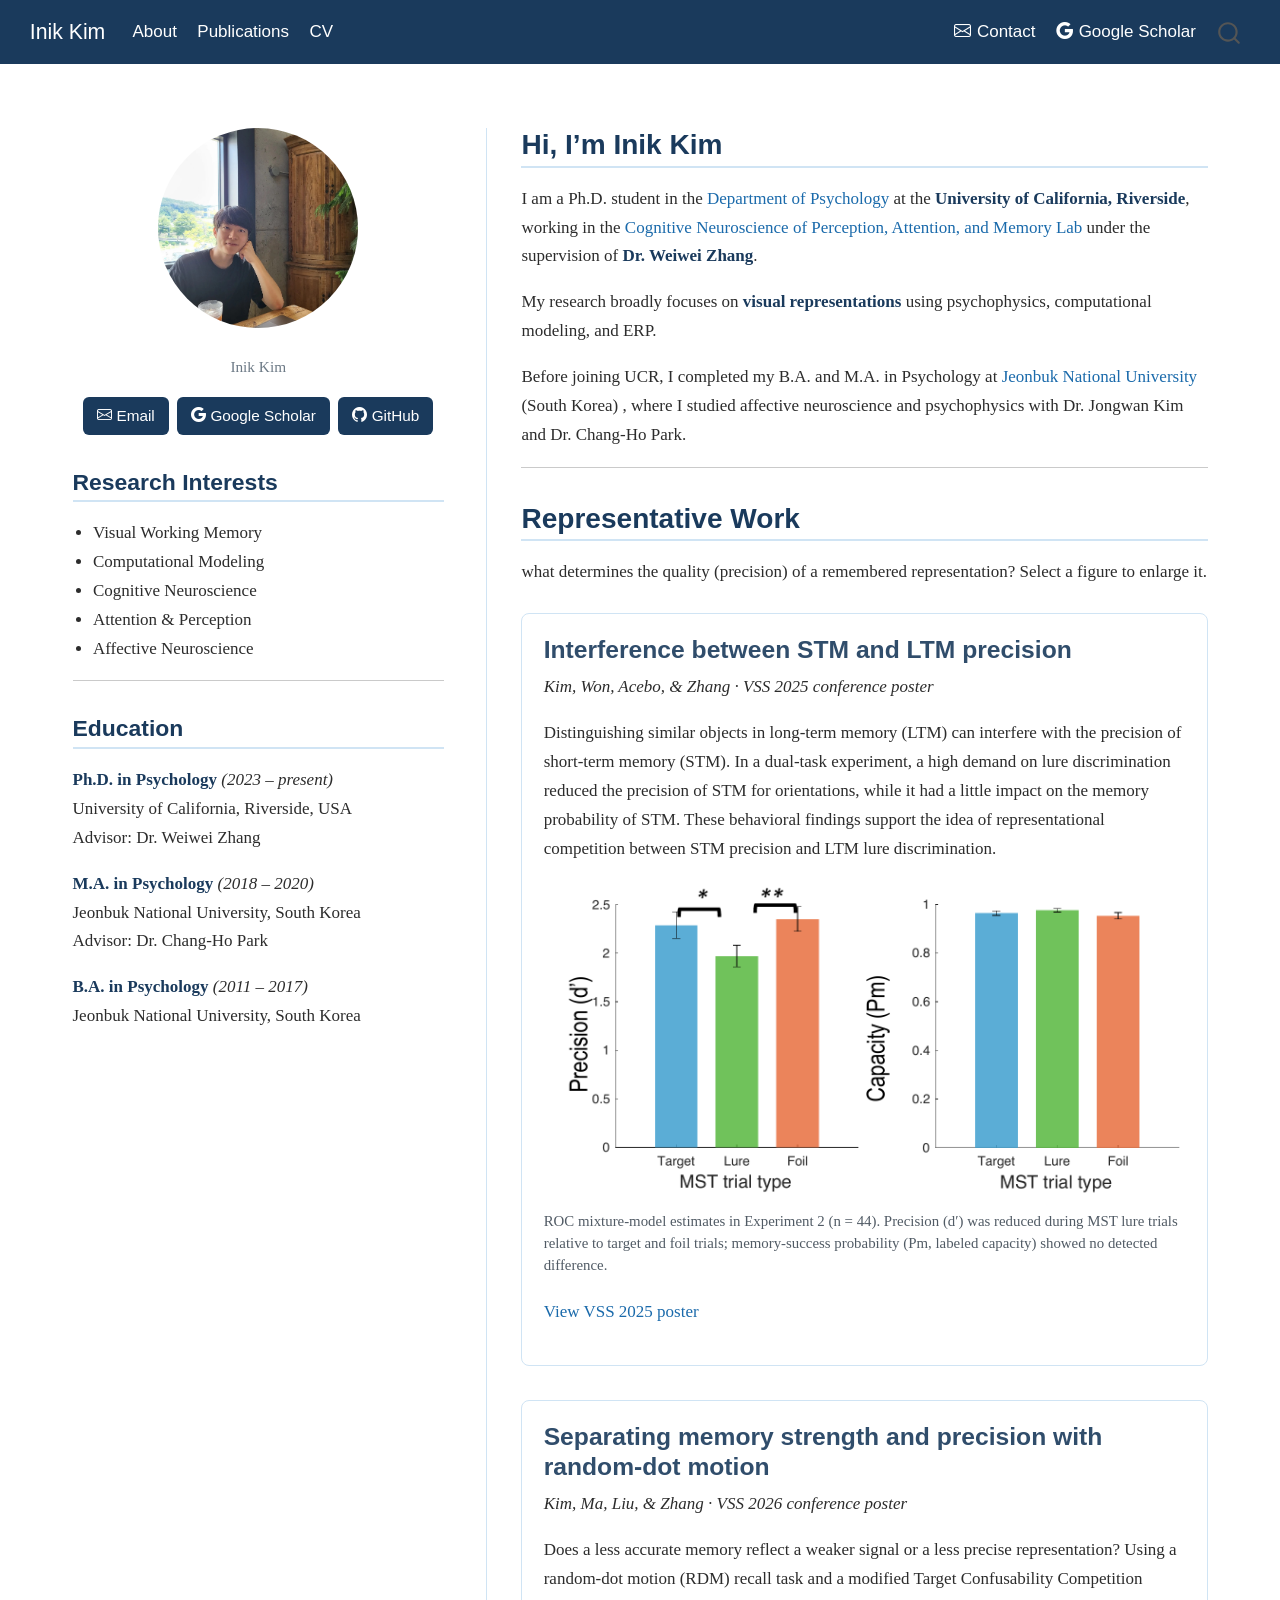
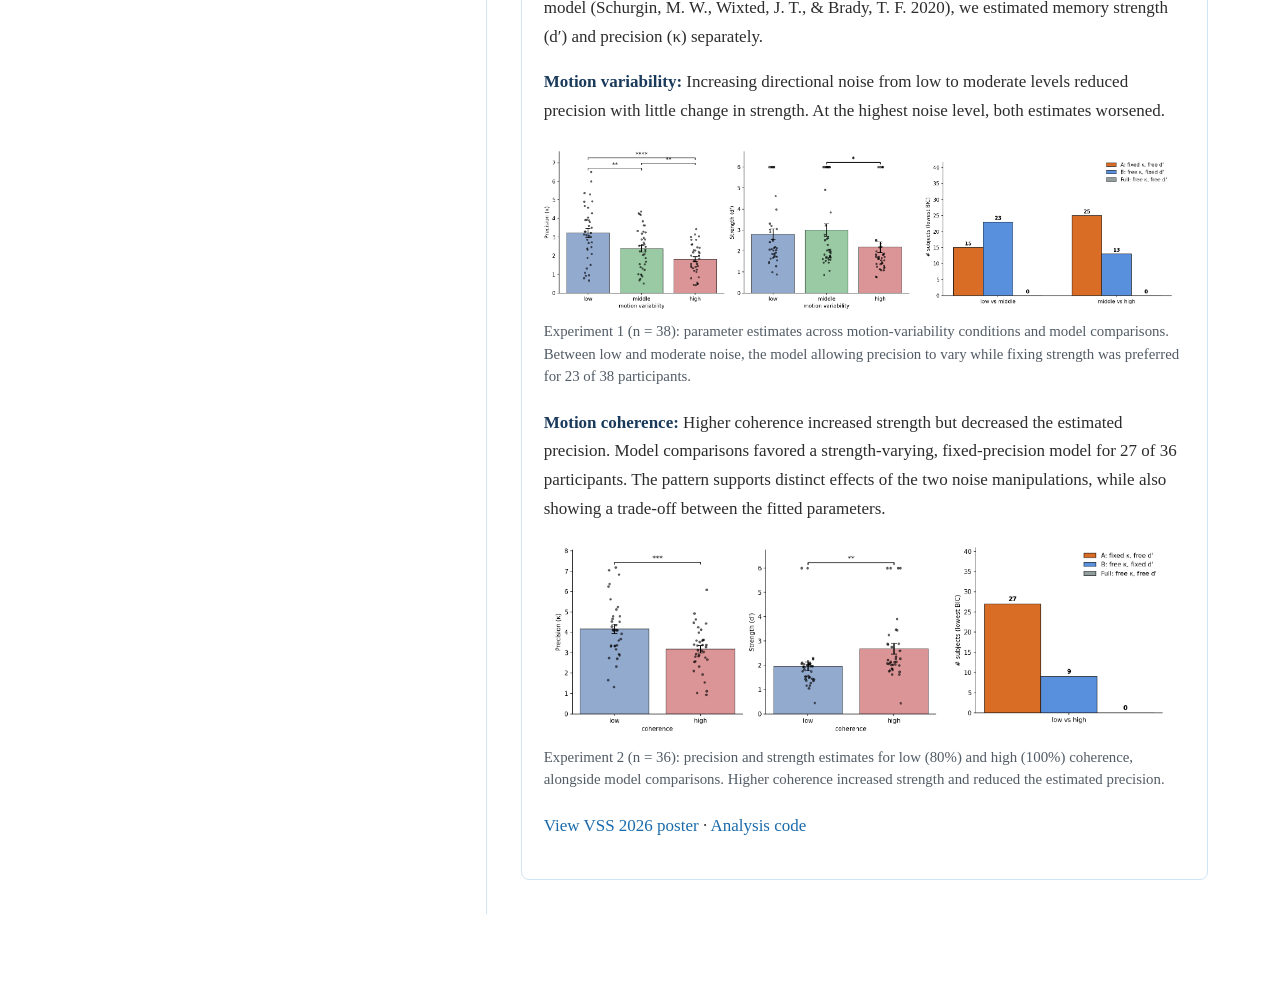
<file: index.html>
<!DOCTYPE html>
<html xmlns="http://www.w3.org/1999/xhtml" lang="en" xml:lang="en"><head>

<meta charset="utf-8">
<meta name="generator" content="quarto-1.11.9">

<meta name="viewport" content="width=device-width, initial-scale=1.0, user-scalable=yes">


<title>Inik Kim</title>
<style>
/* Default styles provided by pandoc.
** See https://pandoc.org/MANUAL.html#variables-for-html for config info.
*/
span.smallcaps{font-variant: small-caps;}
div.columns{display: flex; gap: 1.5em;}
div.column{flex: auto;}
@media screen {
div.columns{gap: min(4vw, 1.5em);}
div.column{overflow-x: auto;}
}
div.hanging-indent{margin-left: 1.5em; text-indent: -1.5em;}
ul.task-list{list-style: none;}
ul.task-list li input[type="checkbox"] {
  width: 0.8em;
  margin: 0 0.8em 0.2em -1em; /* quarto-specific, see https://github.com/quarto-dev/quarto-cli/issues/4556 */ 
  vertical-align: middle;
}
</style>


<script src="site_libs/quarto-nav/quarto-nav.js"></script>
<script src="site_libs/quarto-nav/headroom.min.js"></script>
<script src="site_libs/clipboard/clipboard.min.js"></script>
<script src="site_libs/quarto-search/autocomplete.umd.js"></script>
<script src="site_libs/quarto-search/fuse.min.js"></script>
<script src="site_libs/quarto-search/quarto-search.js"></script>
<meta name="quarto:offset" content="./">
<script src="site_libs/quarto-html/quarto.js" type="module"></script>
<script src="site_libs/quarto-html/tabsets/tabsets.js" type="module"></script>
<script src="site_libs/quarto-html/scrollable-regions/scrollable-regions.js" type="module"></script>
<script src="site_libs/quarto-html/popper.min.js"></script>
<script src="site_libs/quarto-html/tippy.umd.min.js"></script>
<script src="site_libs/quarto-html/anchor.min.js"></script>
<link href="site_libs/quarto-html/tippy.css" rel="stylesheet">
<link href="site_libs/quarto-html/quarto-syntax-highlighting-63b5708e65d6cd79cd7618c58d0c21e7.css" rel="stylesheet" id="quarto-text-highlighting-styles">
<script src="site_libs/bootstrap/bootstrap.min.js"></script>
<link href="site_libs/bootstrap/bootstrap-icons.css" rel="stylesheet">
<link href="site_libs/bootstrap/bootstrap-f35a81a4717690815b2013502477d714.min.css" rel="stylesheet" append-hash="true" id="quarto-bootstrap" data-mode="light">
<script src="site_libs/quarto-contrib/glightbox/glightbox.min.js"></script>
<link href="site_libs/quarto-contrib/glightbox/glightbox.min.css" rel="stylesheet">
<link href="site_libs/quarto-contrib/glightbox/lightbox.css" rel="stylesheet">
<script id="quarto-search-options" type="application/json">{
  "location": "navbar",
  "copy-button": false,
  "collapse-after": 3,
  "panel-placement": "end",
  "type": "overlay",
  "limit": 50,
  "keyboard-shortcut": [
    "f",
    "/",
    "s"
  ],
  "show-item-context": false,
  "language": {
    "search-no-results-text": "No results",
    "search-matching-documents-text": "matching documents",
    "search-copy-link-title": "Copy link to search",
    "search-hide-matches-text": "Hide additional matches",
    "search-more-match-text": "more match in this document",
    "search-more-matches-text": "more matches in this document",
    "search-clear-button-title": "Clear",
    "search-text-placeholder": "",
    "search-detached-cancel-button-title": "Cancel",
    "search-submit-button-title": "Submit",
    "search-label": "Search"
  }
}</script>


<link rel="stylesheet" href="styles.css">
<link rel="stylesheet" href="research.css">
</head>

<body class="nav-fixed quarto-light"><a id="quarto-skip-link" class="visually-hidden-focusable" href="#quarto-document-content">Skip to main content</a>

<div id="quarto-search-results"></div>
  <header id="quarto-header" class="headroom fixed-top">
    <nav class="navbar navbar-expand-lg " data-bs-theme="dark" aria-label="Site">
      <div class="navbar-container container-fluid">
      <div class="navbar-brand-container mx-auto">
    <a class="navbar-brand" href="./index.html">
    <span class="navbar-title">Inik Kim</span>
    </a>
  </div>
          <button class="navbar-toggler" type="button" data-bs-toggle="collapse" data-bs-target="#navbarCollapse" aria-controls="navbarCollapse" aria-expanded="false" aria-label="Toggle navigation" onclick="if (window.quartoToggleHeadroom) { window.quartoToggleHeadroom(); }">
  <span class="navbar-toggler-icon"></span>
</button>
          <div class="collapse navbar-collapse" id="navbarCollapse">
            <ul class="navbar-nav navbar-nav-scroll me-auto">
  <li class="nav-item">
    <a class="nav-link active" href="./index.html" aria-current="page"> 
<span class="menu-text">About</span></a>
  </li>  
  <li class="nav-item">
    <a class="nav-link" href="./publications.html"> 
<span class="menu-text">Publications</span></a>
  </li>  
  <li class="nav-item">
    <a class="nav-link" href="./cv.html"> 
<span class="menu-text">CV</span></a>
  </li>  
</ul>
            <ul class="navbar-nav navbar-nav-scroll ms-auto">
  <li class="nav-item">
    <a class="nav-link" href="mailto:ikim124@ucr.edu"> <i class="bi bi-envelope" role="img">
</i> 
<span class="menu-text">Contact</span></a>
  </li>  
  <li class="nav-item">
    <a class="nav-link" href="https://scholar.google.com/citations?user=Op0POqIAAAAJ&amp;hl=en&amp;oi=ao"> <i class="bi bi-google" role="img">
</i> 
<span class="menu-text">Google Scholar</span></a>
  </li>  
</ul>
          </div> <!-- /navcollapse -->
            <div class="quarto-navbar-tools">
</div>
            <div id="quarto-search" class="" title="Search"></div>
      </div> <!-- /container-fluid -->
    </nav>
</header>
<!-- content -->
<div id="quarto-content" class="quarto-container page-columns page-rows-contents page-layout-full page-navbar">
<!-- sidebar -->
<!-- margin-sidebar -->
    
<!-- main -->
<main class="content column-page" id="quarto-document-content" tabindex="-1"><header id="title-block-header" class="quarto-title-block"></header>




<div class="profile-layout">
<div class="profile-sidebar" role="complementary" aria-label="Profile, research interests, and education">
<div class="about-entity">
<div class="quarto-figure quarto-figure-center">
<figure class="figure">
<p><a href="profile.jpg" class="lightbox" data-gallery="quarto-lightbox-gallery-1" title="Inik Kim"><img src="profile.jpg" class="profile-image figure-img" width="200" height="200" alt="Inik Kim"></a></p>
<figcaption>Inik Kim</figcaption>
</figure>
</div>
<div class="about-links">
<p><a href="mailto:ikim124@ucr.edu"><i class="bi bi-envelope" aria-hidden="true"></i> Email</a> <a href="https://scholar.google.com/citations?user=Op0POqIAAAAJ&amp;hl=en&amp;oi=ao"><i class="bi bi-google" aria-hidden="true"></i> Google Scholar</a> <a href="https://github.com/InikKim"><i class="bi bi-github" aria-hidden="true"></i> GitHub</a></p>
</div>
</div>
<section id="research-interests" class="level2">
<h2 class="anchored" data-anchor-id="research-interests">Research Interests</h2>
<ul>
<li>Visual Working Memory</li>
<li>Computational Modeling</li>
<li>Cognitive Neuroscience</li>
<li>Attention &amp; Perception</li>
<li>Affective Neuroscience</li>
</ul>
<hr>
</section>
<section id="education" class="level2">
<h2 class="anchored" data-anchor-id="education">Education</h2>
<p><strong>Ph.D.&nbsp;in Psychology</strong> <em>(2023 – present)</em><br>
University of California, Riverside, USA<br>
Advisor: Dr.&nbsp;Weiwei Zhang</p>
<p><strong>M.A.&nbsp;in Psychology</strong> <em>(2018 – 2020)</em><br>
Jeonbuk National University, South Korea<br>
Advisor: Dr.&nbsp;Chang-Ho Park</p>
<p><strong>B.A. in Psychology</strong> <em>(2011 – 2017)</em><br>
Jeonbuk National University, South Korea</p>
</section>
</div>
<div class="profile-main">
<section id="hi-im-inik-kim" class="level2">
<h2 class="anchored" data-anchor-id="hi-im-inik-kim">Hi, I’m Inik Kim</h2>
<p>I am a Ph.D.&nbsp;student in the <a href="https://psychology.ucr.edu/">Department of Psychology</a> at the <strong>University of California, Riverside</strong>, working in the <a href="https://memory.ucr.edu/">Cognitive Neuroscience of Perception, Attention, and Memory Lab</a> under the supervision of <strong>Dr.&nbsp;Weiwei Zhang</strong>.</p>
<p>My research broadly focuses on <strong>visual representations</strong> using psychophysics, computational modeling, and ERP.</p>
<p>Before joining UCR, I completed my B.A. and M.A.&nbsp;in Psychology at <a href="https://psy.jbnu.ac.kr/psy/index.do">Jeonbuk National University</a> (South Korea) , where I studied affective neuroscience and psychophysics with Dr.&nbsp;Jongwan Kim and Dr.&nbsp;Chang-Ho Park.</p>
<hr>
</section>
<section id="representative-work" class="level2">
<h2 class="anchored" data-anchor-id="representative-work">Representative Work</h2>
<p>what determines the quality (precision) of a remembered representation? Select a figure to enlarge it.</p>
<div class="representative-work">
<section id="interference-between-stm-and-ltm-precision" class="level3 research-project">
<h3 class="anchored" data-anchor-id="interference-between-stm-and-ltm-precision">Interference between STM and LTM precision</h3>
<p><em>Kim, Won, Acebo, &amp; Zhang · VSS 2025 conference poster</em></p>
<p>Distinguishing similar objects in long-term memory (LTM) can interfere with the precision of short-term memory (STM). In a dual-task experiment, a high demand on lure discrimination reduced the precision of STM for orientations, while it had a little impact on the memory probability of STM. These behavioral findings support the idea of representational competition between STM precision and LTM lure discrimination.</p>
<div class="quarto-figure quarto-figure-center">
<figure class="figure">
<p><a href="images/stm-ltm-precision-results.png" class="lightbox" data-gallery="quarto-lightbox-gallery-2" title="ROC mixture-model estimates in Experiment 2 (n = 44). Precision (d′) was reduced during MST lure trials relative to target and foil trials; memory-success probability (Pm, labeled capacity) showed no detected difference."><img src="images/stm-ltm-precision-results.png" class="research-figure img-fluid figure-img" alt="Two bar charts from the VSS 2025 poster. Precision d-prime is lower for lure trials than for target or foil trials. Memory-success probability Pm is similar across the three trial types."></a></p>
<figcaption>ROC mixture-model estimates in Experiment 2 (n = 44). Precision (d′) was reduced during MST lure trials relative to target and foil trials; memory-success probability (Pm, labeled capacity) showed no detected difference.</figcaption>
</figure>
</div>
<p><a href="pdfs/VSS2025_Precision_MST_56w_v5.1.pdf">View VSS 2025 poster</a></p>
</section>
<section id="separating-memory-strength-and-precision-with-random-dot-motion" class="level3 research-project">
<h3 class="anchored" data-anchor-id="separating-memory-strength-and-precision-with-random-dot-motion">Separating memory strength and precision with random-dot motion</h3>
<p><em>Kim, Ma, Liu, &amp; Zhang · VSS 2026 conference poster</em></p>
<p>Does a less accurate memory reflect a weaker signal or a less precise representation? Using a random-dot motion (RDM) recall task and a modified Target Confusability Competition model (Schurgin, M. W., Wixted, J. T., &amp; Brady, T. F. 2020), we estimated memory strength (d′) and precision (κ) separately.</p>
<p><strong>Motion variability:</strong> Increasing directional noise from low to moderate levels reduced precision with little change in strength. At the highest noise level, both estimates worsened.</p>
<div class="quarto-figure quarto-figure-center">
<figure class="figure">
<p><a href="images/rdm-variability-results.png" class="lightbox" data-gallery="quarto-lightbox-gallery-3" title="Experiment 1 (n = 38): parameter estimates across motion-variability conditions and model comparisons. Between low and moderate noise, the model allowing precision to vary while fixing strength was preferred for 23 of 38 participants."><img src="images/rdm-variability-results.png" class="research-figure img-fluid figure-img" alt="Three plots from the VSS 2026 poster. Precision falls as motion variability increases; strength changes little from low to moderate variability and falls at high variability. Model comparisons favor changes in precision for the low-to-moderate contrast."></a></p>
<figcaption>Experiment 1 (n = 38): parameter estimates across motion-variability conditions and model comparisons. Between low and moderate noise, the model allowing precision to vary while fixing strength was preferred for 23 of 38 participants.</figcaption>
</figure>
</div>
<p><strong>Motion coherence:</strong> Higher coherence increased strength but decreased the estimated precision. Model comparisons favored a strength-varying, fixed-precision model for 27 of 36 participants. The pattern supports distinct effects of the two noise manipulations, while also showing a trade-off between the fitted parameters.</p>
<div class="quarto-figure quarto-figure-center">
<figure class="figure">
<p><a href="images/rdm-coherence-results.png" class="lightbox" data-gallery="quarto-lightbox-gallery-4" title="Experiment 2 (n = 36): precision and strength estimates for low (80%) and high (100%) coherence, alongside model comparisons. Higher coherence increased strength and reduced the estimated precision."><img src="images/rdm-coherence-results.png" class="research-figure img-fluid figure-img" alt="Three plots from the VSS 2026 poster. Higher motion coherence lowers estimated precision and raises strength. A model varying strength while fixing precision has the lowest BIC for 27 of 36 participants."></a></p>
<figcaption>Experiment 2 (n = 36): precision and strength estimates for low (80%) and high (100%) coherence, alongside model comparisons. Higher coherence increased strength and reduced the estimated precision.</figcaption>
</figure>
</div>
<p><a href="pdfs/VSS2026_TCCk_RDM_v1.5.pdf">View VSS 2026 poster</a> · <a href="https://github.com/InikKim/tcck-rdm-vss26">Analysis code</a></p>
</section>
</div>
</section>
</div>
</div>



</main> <!-- /main -->
<script id="quarto-html-after-body" type="application/javascript">
  window.document.addEventListener("DOMContentLoaded", function (event) {
    const icon = "";
    const anchorJS = new window.AnchorJS();
    anchorJS.options = {
      placement: 'right',
      icon: icon
    };
    anchorJS.add('.anchored');
    const isCodeAnnotation = (el) => {
      for (const clz of el.classList) {
        if (clz.startsWith('code-annotation-')) {                     
          return true;
        }
      }
      return false;
    }
    const onCopySuccess = function(e) {
      // button target
      const button = e.trigger;
      // don't keep focus
      button.blur();
      // flash "checked"
      button.classList.add('code-copy-button-checked');
      var currentTitle = button.getAttribute("title");
      button.setAttribute("title", "Copied!");
      let tooltip;
      if (window.bootstrap) {
        button.setAttribute("data-bs-toggle", "tooltip");
        button.setAttribute("data-bs-placement", "left");
        button.setAttribute("data-bs-title", "Copied!");
        tooltip = new bootstrap.Tooltip(button, 
          { trigger: "manual", 
            customClass: "code-copy-button-tooltip",
            offset: [0, -8]});
        tooltip.show();    
      }
      setTimeout(function() {
        if (tooltip) {
          tooltip.hide();
          button.removeAttribute("data-bs-title");
          button.removeAttribute("data-bs-toggle");
          button.removeAttribute("data-bs-placement");
        }
        button.setAttribute("title", currentTitle);
        button.classList.remove('code-copy-button-checked');
      }, 1000);
      // clear code selection
      e.clearSelection();
    }
    const getTextToCopy = function(trigger) {
      const outerScaffold = trigger.parentElement.cloneNode(true);
      const codeEl = outerScaffold.querySelector('code');
      for (const childEl of codeEl.children) {
        if (isCodeAnnotation(childEl)) {
          childEl.remove();
        }
      }
      return codeEl.innerText;
    }
    const clipboard = new window.ClipboardJS('.code-copy-button:not([data-in-quarto-modal])', {
      text: getTextToCopy
    });
    clipboard.on('success', onCopySuccess);
    if (window.document.getElementById('quarto-embedded-source-code-modal')) {
      const clipboardModal = new window.ClipboardJS('.code-copy-button[data-in-quarto-modal]', {
        text: getTextToCopy,
        container: window.document.getElementById('quarto-embedded-source-code-modal')
      });
      clipboardModal.on('success', onCopySuccess);
    }
      var localhostRegex = new RegExp(/^(?:http|https):\/\/localhost\:?[0-9]*\//);
      var mailtoRegex = new RegExp(/^mailto:/);
        var filterRegex = new RegExp("https:\/\/InikKim\.github\.io\/ikim124\.github\.io\/");
      var isInternal = (href) => {
          return filterRegex.test(href) || localhostRegex.test(href) || mailtoRegex.test(href);
      }
      // Inspect non-navigation links and adorn them if external
      window.quartoDecorateExternalLinks = function (root) {
     var links = (root || window.document).querySelectorAll('a[href]:not(.nav-link):not(.navbar-brand):not(.toc-action):not(.sidebar-link):not(.sidebar-item-toggle):not(.pagination-link):not(.no-external):not([aria-hidden]):not(.dropdown-item):not(.quarto-navigation-tool):not(.about-link)');
      for (var i=0; i<links.length; i++) {
        const link = links[i];
        if (!isInternal(link.href)) {
          // undo the damage that might have been done by quarto-nav.js in the case of
          // links that we want to consider external
          if (link.dataset.originalHref !== undefined) {
            link.href = link.dataset.originalHref;
          }
          if (!link.classList.contains('no-external-icon')) {
          }
        }
      }
      };
      window.quartoDecorateExternalLinks(window.document);
    // Esc closes the popup (WCAG 1.4.13) and focus leaving both trigger and
    // popup closes it (WCAG 2.4.11); tippy handles neither for interactive popups.
    const hideOnEscAndFocusOut = {
      name: 'hideOnEscAndFocusOut',
      defaultValue: true,
      fn(instance) {
        const dismiss = () => {
          // A show scheduled by the trigger delay would otherwise reopen it
          instance.clearDelayTimeouts();
          instance.hide();
        };
        const onKeyDown = (event) => {
          if (event.key !== 'Escape') {
            return;
          }
          // Keep Esc from also reaching page handlers (e.g. reveal.js overview),
          // except an open reveal.js slide menu, which Esc should close too.
          // The menu handles keys only when its keyboard option is on.
          const menuHandlesEsc = window.Reveal?.getPlugin?.('menu')?.isOpen() &&
            window.Reveal.getConfig().menu?.keyboard !== false;
          if (!menuHandlesEsc) {
            event.stopPropagation();
          }
          if (instance.popper.contains(window.document.activeElement)) {
            // Disabled while refocusing so the focus trigger does not reopen it
            instance.disable();
            instance.reference.focus();
            instance.enable();
          }
          dismiss();
        };
        const onFocusOut = (event) => {
          const target = event.relatedTarget;
          if (target && !instance.reference.contains(target) &&
              !instance.popper.contains(target)) {
            dismiss();
          }
        };
        // On the trigger too: a click trigger (code-annotations: select) has no
        // blur handling. Attached for the instance's lifetime so leaving the
        // trigger also cancels a show still pending on the trigger delay.
        instance.reference.addEventListener('focusout', onFocusOut);
        return {
          onShow() {
            window.document.addEventListener('keydown', onKeyDown, true);
            instance.popper.addEventListener('focusout', onFocusOut);
          },
          onHide() {
            window.document.removeEventListener('keydown', onKeyDown, true);
            instance.popper.removeEventListener('focusout', onFocusOut);
          },
          onDestroy() {
            instance.reference.removeEventListener('focusout', onFocusOut);
          },
        };
      },
    };
    function tippyHover(el, contentFn, onTriggerFn, onUntriggerFn) {
      const config = {
        allowHTML: true,
        maxWidth: 500,
        delay: 100,
        arrow: false,
        appendTo: function(el) {
            return el.parentElement;
        },
        interactive: true,
        interactiveBorder: 10,
        theme: 'quarto',
        placement: 'bottom-start',
        plugins: [hideOnEscAndFocusOut],
      };
      if (contentFn) {
        config.content = contentFn;
      }
      if (onTriggerFn) {
        config.onTrigger = onTriggerFn;
      }
      if (onUntriggerFn) {
        config.onUntrigger = onUntriggerFn;
      }
      window.tippy(el, config); 
    }
    const noterefs = window.document.querySelectorAll('a[role="doc-noteref"]');
    for (var i=0; i<noterefs.length; i++) {
      const ref = noterefs[i];
      tippyHover(ref, function() {
        // use id or data attribute instead here
        let href = ref.getAttribute('data-footnote-href') || ref.getAttribute('href');
        try { href = new URL(href).hash; } catch {}
        const id = href.replace(/^#\/?/, "");
        const note = window.document.getElementById(id);
        if (note) {
          return note.innerHTML;
        } else {
          return "";
        }
      });
    }
    const xrefs = window.document.querySelectorAll('a.quarto-xref');
    const processXRef = (id, note) => {
      // Strip column container classes
      const stripColumnClz = (el) => {
        el.classList.remove("page-full", "page-columns");
        if (el.children) {
          for (const child of el.children) {
            stripColumnClz(child);
          }
        }
      }
      stripColumnClz(note)
      if (id === null || id.startsWith('sec-')) {
        // Special case sections, only their first couple elements
        const container = document.createElement("div");
        if (note.children && note.children.length > 2) {
          container.appendChild(note.children[0].cloneNode(true));
          for (let i = 1; i < note.children.length; i++) {
            const child = note.children[i];
            if (child.tagName === "P" && child.innerText === "") {
              continue;
            } else {
              container.appendChild(child.cloneNode(true));
              break;
            }
          }
          if (window.Quarto?.typesetMath) {
            window.Quarto.typesetMath(container);
          }
          return container.innerHTML
        } else {
          if (window.Quarto?.typesetMath) {
            window.Quarto.typesetMath(note);
          }
          return note.innerHTML;
        }
      } else {
        // Remove any anchor links if they are present
        const anchorLink = note.querySelector('a.anchorjs-link');
        if (anchorLink) {
          anchorLink.remove();
        }
        if (window.Quarto?.typesetMath) {
          window.Quarto.typesetMath(note);
        }
        if (note.classList.contains("callout")) {
          return note.outerHTML;
        } else {
          return note.innerHTML;
        }
      }
    }
    for (var i=0; i<xrefs.length; i++) {
      const xref = xrefs[i];
      tippyHover(xref, undefined, function(instance) {
        instance.disable();
        let url = xref.getAttribute('href');
        let hash = undefined; 
        if (url.startsWith('#')) {
          hash = url;
        } else {
          try { hash = new URL(url).hash; } catch {}
        }
        if (hash) {
          const id = hash.replace(/^#\/?/, "");
          const note = window.document.getElementById(id);
          if (note !== null) {
            try {
              const html = processXRef(id, note.cloneNode(true));
              instance.setContent(html);
            } finally {
              instance.enable();
              instance.show();
            }
          } else {
            // See if we can fetch this
            fetch(url.split('#')[0])
            .then(res => res.text())
            .then(html => {
              const parser = new DOMParser();
              const htmlDoc = parser.parseFromString(html, "text/html");
              const note = htmlDoc.getElementById(id);
              if (note !== null) {
                const html = processXRef(id, note);
                instance.setContent(html);
              } 
            }).finally(() => {
              instance.enable();
              instance.show();
            });
          }
        } else {
          // See if we can fetch a full url (with no hash to target)
          // This is a special case and we should probably do some content thinning / targeting
          fetch(url)
          .then(res => res.text())
          .then(html => {
            const parser = new DOMParser();
            const htmlDoc = parser.parseFromString(html, "text/html");
            const note = htmlDoc.querySelector('main.content');
            if (note !== null) {
              // This should only happen for chapter cross references
              // (since there is no id in the URL)
              // remove the first header
              if (note.children.length > 0 && note.children[0].tagName === "HEADER") {
                note.children[0].remove();
              }
              const html = processXRef(null, note);
              instance.setContent(html);
            } 
          }).finally(() => {
            instance.enable();
            instance.show();
          });
        }
      }, function(instance) {
      });
    }
        let selectedAnnoteEl;
        const selectorForAnnotation = ( cell, annotation) => {
          let cellAttr = 'data-code-cell="' + cell + '"';
          let lineAttr = 'data-code-annotation="' +  annotation + '"';
          const selector = 'span[' + cellAttr + '][' + lineAttr + ']';
          return selector;
        }
        const selectCodeLines = (annoteEl) => {
          const doc = window.document;
          const targetCell = annoteEl.getAttribute("data-target-cell");
          const targetAnnotation = annoteEl.getAttribute("data-target-annotation");
          const annoteSpan = window.document.querySelector(selectorForAnnotation(targetCell, targetAnnotation));
          const lines = annoteSpan.getAttribute("data-code-lines").split(",");
          const lineIds = lines.map((line) => {
            return targetCell + "-" + line;
          })
          // Each band is positioned against its own containing block, which is
          // not the offsetParent of the lines, so place it from client rects.
          const placeBand = (band, firstEl, lastEl, codeBlock) => {
            const container = band.offsetParent;
            if (container === null) {
              return;
            }
            const containerRect = container.getBoundingClientRect();
            // Reveal.js scales slides with a transform, so convert client
            // pixels back to the CSS pixels of the container.
            const scale = containerRect.height / container.offsetHeight || 1;
            const firstRect = firstEl.getBoundingClientRect();
            const lastRect = lastEl.getBoundingClientRect();
            const top = (firstRect.top - containerRect.top) / scale - container.clientTop + container.scrollTop;
            const height = (lastRect.bottom - firstRect.top) / scale;
            band.style.top = top - 2 + "px";
            band.style.height = height + 4 + "px";
            if (codeBlock) {
              // Without the copy button wrapper, the containing block is wider
              // than the code block, so span the code block explicitly.
              const blockRect = codeBlock.getBoundingClientRect();
              band.style.left = (blockRect.left - containerRect.left) / scale - container.clientLeft + container.scrollLeft + "px";
              band.style.width = blockRect.width / scale + "px";
            }
          };
          if (lineIds.length > 0) {
            const el = window.document.getElementById(lineIds[0]);
            const lastEl = window.document.getElementById(lineIds[lineIds.length - 1]);
            const parent = el.parentElement.parentElement;
            // cook up a div (if necessary) and position it
            let div = window.document.getElementById("code-annotation-line-highlight");
            if (div === null) {
              div = window.document.createElement("div");
              div.setAttribute("id", "code-annotation-line-highlight");
              div.style.position = 'absolute';
              parent.appendChild(div);
            }
            placeBand(div, el, lastEl, parent.closest("div.sourceCode") || parent);
            let gutterDiv = window.document.getElementById("code-annotation-line-highlight-gutter");
            if (gutterDiv === null) {
              gutterDiv = window.document.createElement("div");
              gutterDiv.setAttribute("id", "code-annotation-line-highlight-gutter");
              gutterDiv.style.position = 'absolute';
              const codeCell = window.document.getElementById(targetCell);
              const gutter = codeCell.querySelector('.code-annotation-gutter');
              gutter.appendChild(gutterDiv);
            }
            placeBand(gutterDiv, el, lastEl);
            selectedAnnoteEl = annoteEl;
          }
        };
        const unselectCodeLines = () => {
          const elementsIds = ["code-annotation-line-highlight", "code-annotation-line-highlight-gutter"];
          elementsIds.forEach((elId) => {
            const div = window.document.getElementById(elId);
            if (div) {
              div.remove();
            }
          });
          selectedAnnoteEl = undefined;
        };
          // Handle positioning of the toggle
      window.addEventListener(
        "resize",
        throttle(() => {
          elRect = undefined;
          if (selectedAnnoteEl) {
            selectCodeLines(selectedAnnoteEl);
          }
        }, 10)
      );
      function throttle(fn, ms) {
      let throttle = false;
      let timer;
        return (...args) => {
          if(!throttle) { // first call gets through
              fn.apply(this, args);
              throttle = true;
          } else { // all the others get throttled
              if(timer) clearTimeout(timer); // cancel #2
              timer = setTimeout(() => {
                fn.apply(this, args);
                timer = throttle = false;
              }, ms);
          }
        };
      }
        // Attach click handler to the DT
        const annoteDls = window.document.querySelectorAll('dt[data-target-cell]');
        for (const annoteDlNode of annoteDls) {
          annoteDlNode.addEventListener('click', (event) => {
            const clickedEl = event.target;
            if (clickedEl !== selectedAnnoteEl) {
              unselectCodeLines();
              const activeEl = window.document.querySelector('dt[data-target-cell].code-annotation-active');
              if (activeEl) {
                activeEl.classList.remove('code-annotation-active');
              }
              selectCodeLines(clickedEl);
              clickedEl.classList.add('code-annotation-active');
            } else {
              // Unselect the line
              unselectCodeLines();
              clickedEl.classList.remove('code-annotation-active');
            }
          });
        }
    const findCites = (el) => {
      const parentEl = el.parentElement;
      if (parentEl) {
        const cites = parentEl.dataset.cites;
        if (cites) {
          return {
            el,
            cites: cites.split(' ')
          };
        } else {
          return findCites(el.parentElement)
        }
      } else {
        return undefined;
      }
    };
    var bibliorefs = window.document.querySelectorAll('a[role="doc-biblioref"]');
    for (var i=0; i<bibliorefs.length; i++) {
      const ref = bibliorefs[i];
      const citeInfo = findCites(ref);
      if (citeInfo) {
        tippyHover(citeInfo.el, function() {
          var popup = window.document.createElement('div');
          citeInfo.cites.forEach(function(cite) {
            var citeDiv = window.document.createElement('div');
            citeDiv.classList.add('hanging-indent');
            citeDiv.classList.add('csl-entry');
            var biblioDiv = window.document.getElementById('ref-' + cite);
            if (biblioDiv) {
              citeDiv.innerHTML = biblioDiv.innerHTML;
            }
            popup.appendChild(citeDiv);
          });
          return popup.innerHTML;
        });
      }
    }
  });
  </script>
  <script type="application/javascript">
  window.quartoScrollableRegionsLabels = {"code":"Scrollable code","output":"Scrollable output"};
  </script>
</div> <!-- /content -->
<script>var lightboxQuarto = GLightbox({"closeEffect":"zoom","descPosition":"bottom","loop":false,"openEffect":"zoom","selector":".lightbox"});
(function() {
  let previousOnload = window.onload;
  window.onload = () => {
    if (previousOnload) {
      previousOnload();
    }
    lightboxQuarto.on('slide_before_load', (data) => {
      const { slideIndex, slideNode, slideConfig, player, trigger } = data;
      const href = trigger.getAttribute('href');
      if (href !== null) {
        const imgEl = window.document.querySelector(`a[href="${href}"] img`);
        if (imgEl !== null) {
          const srcAttr = imgEl.getAttribute("src");
          if (srcAttr && srcAttr.startsWith("data:")) {
            slideConfig.href = srcAttr;
          }
        }
      } 
    });
  
    lightboxQuarto.on('slide_after_load', (data) => {
      const { slideIndex, slideNode, slideConfig, player, trigger } = data;
      if (window.Quarto?.typesetMath) {
        window.Quarto.typesetMath(slideNode);
      }
    });
  
  };
  
})();
          </script>




</body></html>
</file>
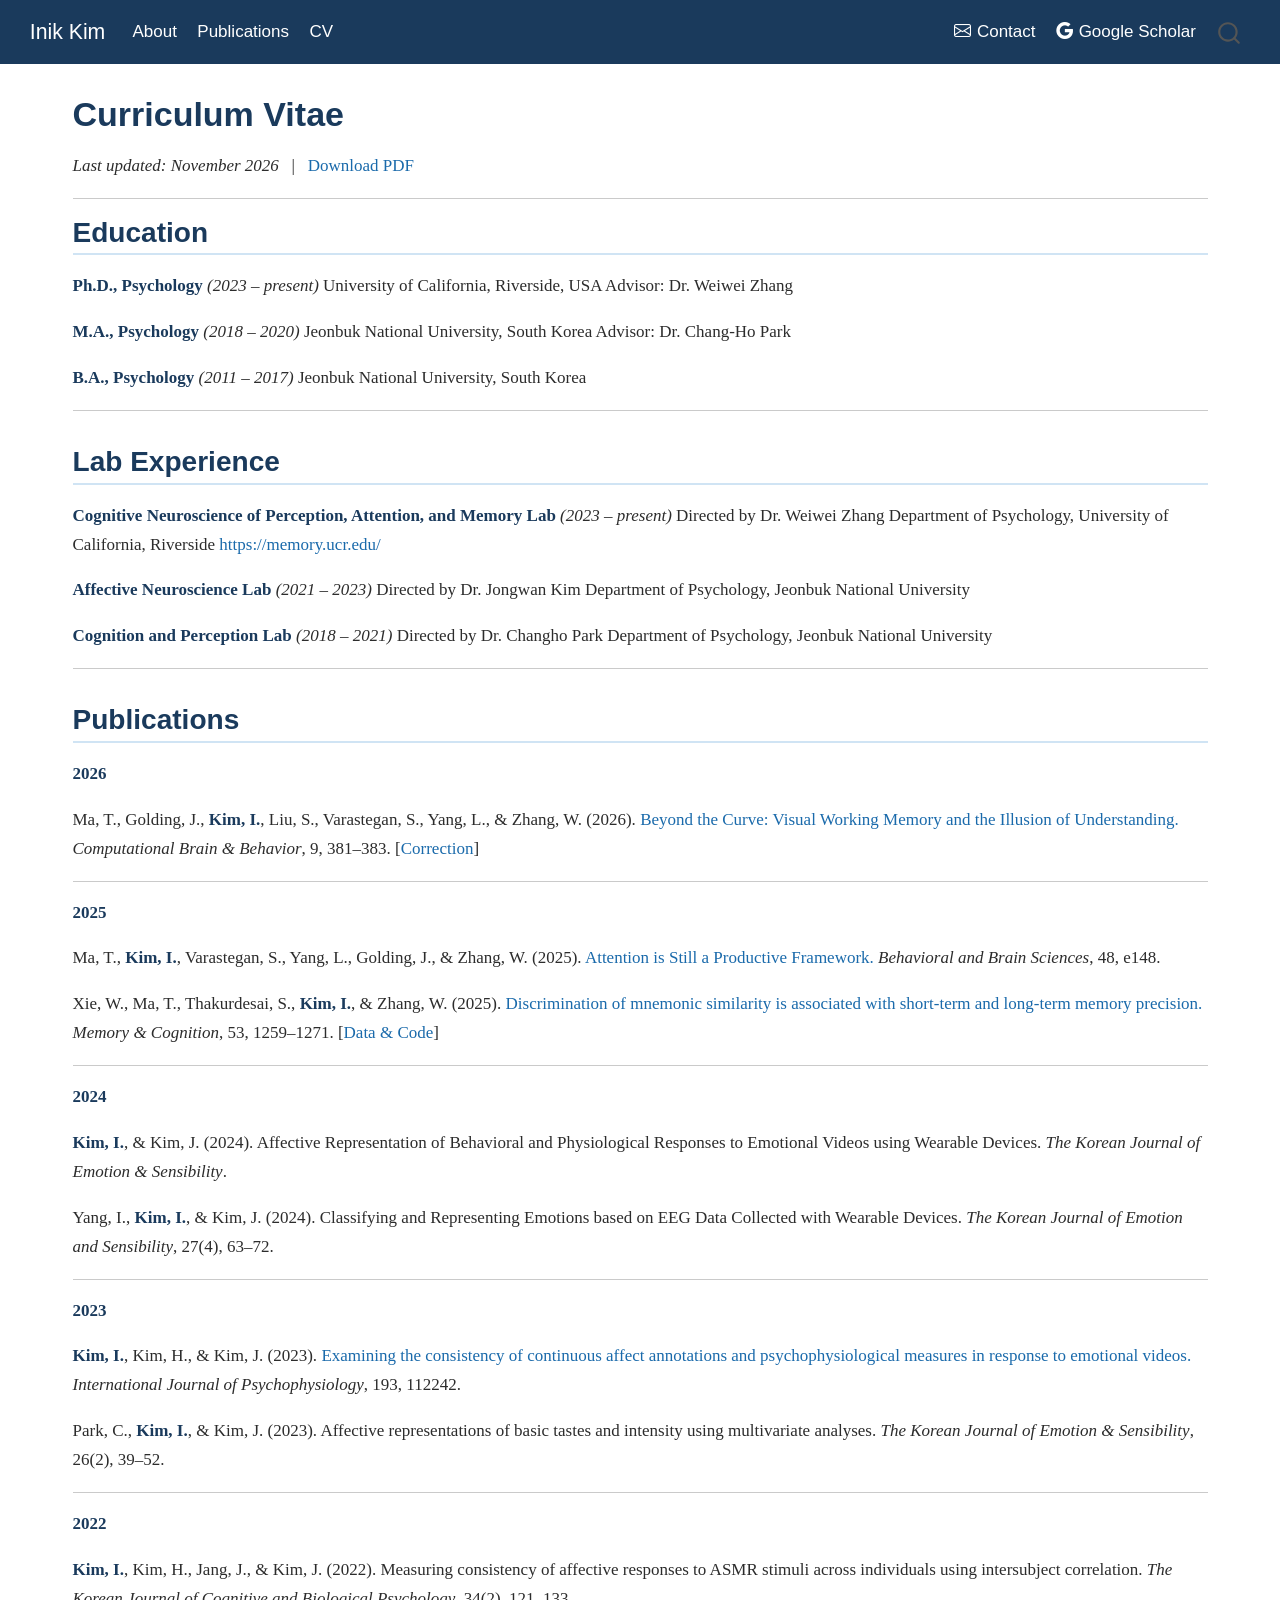
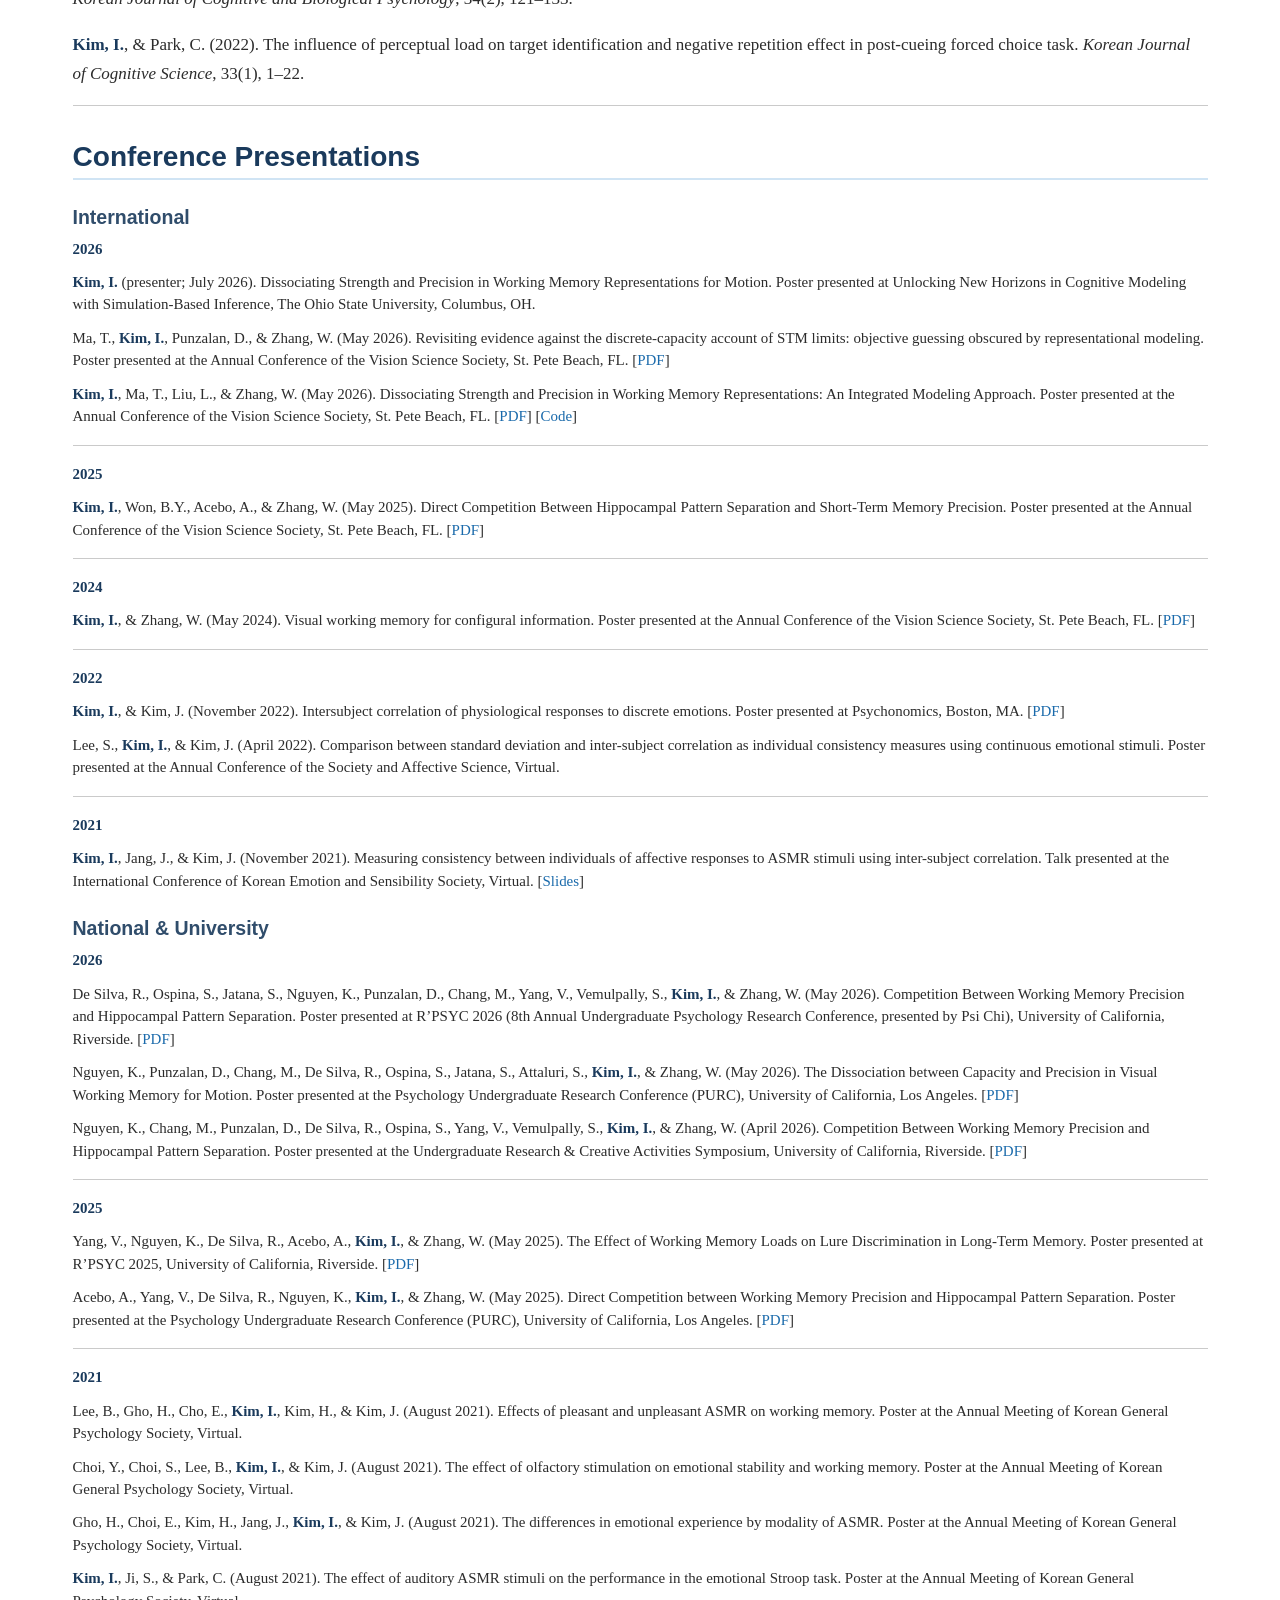
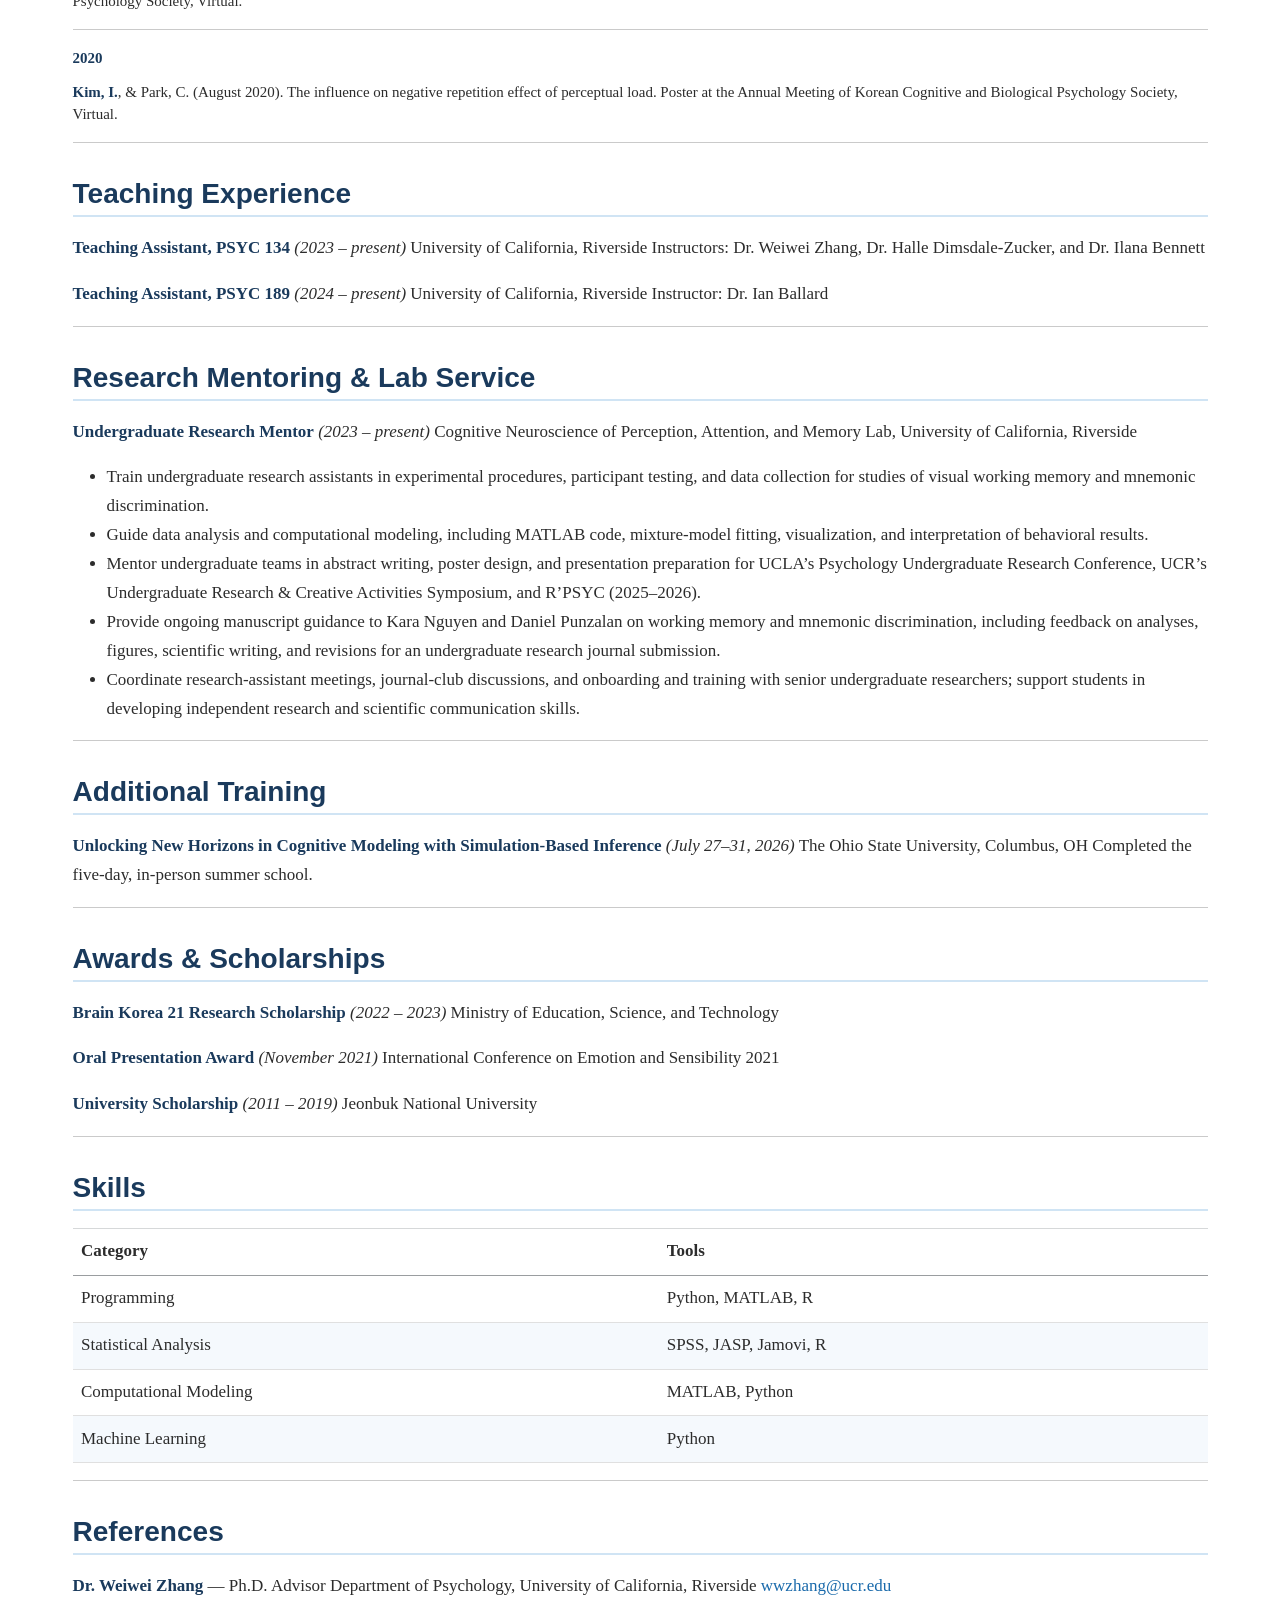
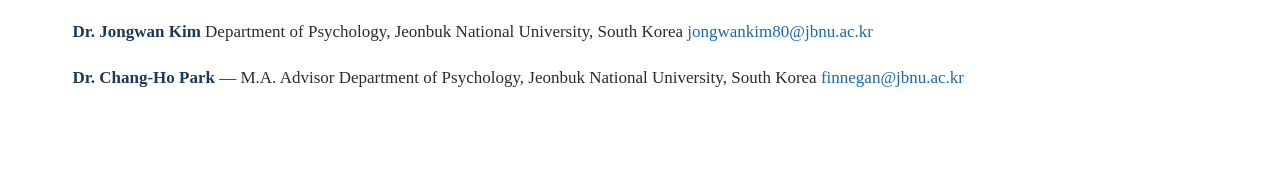
<file: cv.html>
<!DOCTYPE html>
<html xmlns="http://www.w3.org/1999/xhtml" lang="en" xml:lang="en"><head>

<meta charset="utf-8">
<meta name="generator" content="quarto-1.11.9">

<meta name="viewport" content="width=device-width, initial-scale=1.0, user-scalable=yes">


<title>Curriculum Vitae – Inik Kim</title>
<style>
/* Default styles provided by pandoc.
** See https://pandoc.org/MANUAL.html#variables-for-html for config info.
*/
span.smallcaps{font-variant: small-caps;}
div.columns{display: flex; gap: 1.5em;}
div.column{flex: auto;}
@media screen {
div.columns{gap: min(4vw, 1.5em);}
div.column{overflow-x: auto;}
}
div.hanging-indent{margin-left: 1.5em; text-indent: -1.5em;}
ul.task-list{list-style: none;}
ul.task-list li input[type="checkbox"] {
  width: 0.8em;
  margin: 0 0.8em 0.2em -1em; /* quarto-specific, see https://github.com/quarto-dev/quarto-cli/issues/4556 */ 
  vertical-align: middle;
}
</style>


<script src="site_libs/quarto-nav/quarto-nav.js"></script>
<script src="site_libs/quarto-nav/headroom.min.js"></script>
<script src="site_libs/clipboard/clipboard.min.js"></script>
<script src="site_libs/quarto-search/autocomplete.umd.js"></script>
<script src="site_libs/quarto-search/fuse.min.js"></script>
<script src="site_libs/quarto-search/quarto-search.js"></script>
<meta name="quarto:offset" content="./">
<script src="site_libs/quarto-html/quarto.js" type="module"></script>
<script src="site_libs/quarto-html/tabsets/tabsets.js" type="module"></script>
<script src="site_libs/quarto-html/scrollable-regions/scrollable-regions.js" type="module"></script>
<script src="site_libs/quarto-html/popper.min.js"></script>
<script src="site_libs/quarto-html/tippy.umd.min.js"></script>
<script src="site_libs/quarto-html/anchor.min.js"></script>
<link href="site_libs/quarto-html/tippy.css" rel="stylesheet">
<link href="site_libs/quarto-html/quarto-syntax-highlighting-63b5708e65d6cd79cd7618c58d0c21e7.css" rel="stylesheet" id="quarto-text-highlighting-styles">
<script src="site_libs/bootstrap/bootstrap.min.js"></script>
<link href="site_libs/bootstrap/bootstrap-icons.css" rel="stylesheet">
<link href="site_libs/bootstrap/bootstrap-f35a81a4717690815b2013502477d714.min.css" rel="stylesheet" append-hash="true" id="quarto-bootstrap" data-mode="light">
<script id="quarto-search-options" type="application/json">{
  "location": "navbar",
  "copy-button": false,
  "collapse-after": 3,
  "panel-placement": "end",
  "type": "overlay",
  "limit": 50,
  "keyboard-shortcut": [
    "f",
    "/",
    "s"
  ],
  "show-item-context": false,
  "language": {
    "search-no-results-text": "No results",
    "search-matching-documents-text": "matching documents",
    "search-copy-link-title": "Copy link to search",
    "search-hide-matches-text": "Hide additional matches",
    "search-more-match-text": "more match in this document",
    "search-more-matches-text": "more matches in this document",
    "search-clear-button-title": "Clear",
    "search-text-placeholder": "",
    "search-detached-cancel-button-title": "Cancel",
    "search-submit-button-title": "Submit",
    "search-label": "Search"
  }
}</script>


<link rel="stylesheet" href="styles.css">
<link rel="stylesheet" href="research.css">
</head>

<body class="nav-fixed quarto-light"><a id="quarto-skip-link" class="visually-hidden-focusable" href="#quarto-document-content">Skip to main content</a>

<div id="quarto-search-results"></div>
  <header id="quarto-header" class="headroom fixed-top">
    <nav class="navbar navbar-expand-lg " data-bs-theme="dark" aria-label="Site">
      <div class="navbar-container container-fluid">
      <div class="navbar-brand-container mx-auto">
    <a class="navbar-brand" href="./index.html">
    <span class="navbar-title">Inik Kim</span>
    </a>
  </div>
          <button class="navbar-toggler" type="button" data-bs-toggle="collapse" data-bs-target="#navbarCollapse" aria-controls="navbarCollapse" aria-expanded="false" aria-label="Toggle navigation" onclick="if (window.quartoToggleHeadroom) { window.quartoToggleHeadroom(); }">
  <span class="navbar-toggler-icon"></span>
</button>
          <div class="collapse navbar-collapse" id="navbarCollapse">
            <ul class="navbar-nav navbar-nav-scroll me-auto">
  <li class="nav-item">
    <a class="nav-link" href="./index.html"> 
<span class="menu-text">About</span></a>
  </li>  
  <li class="nav-item">
    <a class="nav-link" href="./publications.html"> 
<span class="menu-text">Publications</span></a>
  </li>  
  <li class="nav-item">
    <a class="nav-link active" href="./cv.html" aria-current="page"> 
<span class="menu-text">CV</span></a>
  </li>  
</ul>
            <ul class="navbar-nav navbar-nav-scroll ms-auto">
  <li class="nav-item">
    <a class="nav-link" href="mailto:ikim124@ucr.edu"> <i class="bi bi-envelope" role="img">
</i> 
<span class="menu-text">Contact</span></a>
  </li>  
  <li class="nav-item">
    <a class="nav-link" href="https://scholar.google.com/citations?user=Op0POqIAAAAJ&amp;hl=en&amp;oi=ao"> <i class="bi bi-google" role="img">
</i> 
<span class="menu-text">Google Scholar</span></a>
  </li>  
</ul>
          </div> <!-- /navcollapse -->
            <div class="quarto-navbar-tools">
</div>
            <div id="quarto-search" class="" title="Search"></div>
      </div> <!-- /container-fluid -->
    </nav>
</header>
<!-- content -->
<div id="quarto-content" class="quarto-container page-columns page-rows-contents page-layout-full page-navbar">
<!-- sidebar -->
<!-- margin-sidebar -->
    
<!-- main -->
<main class="content column-page" id="quarto-document-content" tabindex="-1">

<header id="title-block-header" class="quarto-title-block default">
<div class="quarto-title">
<h1 class="title">Curriculum Vitae</h1>
</div>



<div class="quarto-title-meta column-page">

    
  
    
  </div>
  


</header>


<p><em>Last updated: November 2026</em> &nbsp; | &nbsp; <a href="Kim_Inik_cv_26.pdf">Download PDF</a></p>
<hr>
<section id="education" class="level2">
<h2 class="anchored" data-anchor-id="education">Education</h2>
<p><strong>Ph.D., Psychology</strong> <em>(2023 – present)</em> University of California, Riverside, USA Advisor: Dr.&nbsp;Weiwei Zhang</p>
<p><strong>M.A., Psychology</strong> <em>(2018 – 2020)</em> Jeonbuk National University, South Korea Advisor: Dr.&nbsp;Chang-Ho Park</p>
<p><strong>B.A., Psychology</strong> <em>(2011 – 2017)</em> Jeonbuk National University, South Korea</p>
<hr>
</section>
<section id="lab-experience" class="level2">
<h2 class="anchored" data-anchor-id="lab-experience">Lab Experience</h2>
<p><strong>Cognitive Neuroscience of Perception, Attention, and Memory Lab</strong> <em>(2023 – present)</em> Directed by Dr.&nbsp;Weiwei Zhang Department of Psychology, University of California, Riverside <a href="https://memory.ucr.edu/">https://memory.ucr.edu/</a></p>
<p><strong>Affective Neuroscience Lab</strong> <em>(2021 – 2023)</em> Directed by Dr.&nbsp;Jongwan Kim Department of Psychology, Jeonbuk National University</p>
<p><strong>Cognition and Perception Lab</strong> <em>(2018 – 2021)</em> Directed by Dr.&nbsp;Changho Park Department of Psychology, Jeonbuk National University</p>
<hr>
</section>
<section id="publications" class="level2">
<h2 class="anchored" data-anchor-id="publications">Publications</h2>
<p><strong>2026</strong></p>
<p>Ma, T., Golding, J., <strong>Kim, I.</strong>, Liu, S., Varastegan, S., Yang, L., &amp; Zhang, W. (2026). <a href="https://link.springer.com/article/10.1007/s42113-026-00320-9">Beyond the Curve: Visual Working Memory and the Illusion of Understanding.</a> <em>Computational Brain &amp; Behavior</em>, 9, 381–383. [<a href="https://link.springer.com/article/10.1007/s42113-026-00339-y">Correction</a>]</p>
<hr>
<p><strong>2025</strong></p>
<p>Ma, T., <strong>Kim, I.</strong>, Varastegan, S., Yang, L., Golding, J., &amp; Zhang, W. (2025). <a href="https://www.cambridge.org/core/journals/behavioral-and-brain-sciences/article/abs/attention-is-still-a-productive-framework/3B5B7035DF40617DA70C350E3DC925D6">Attention is Still a Productive Framework.</a> <em>Behavioral and Brain Sciences</em>, 48, e148.</p>
<p>Xie, W., Ma, T., Thakurdesai, S., <strong>Kim, I.</strong>, &amp; Zhang, W. (2025). <a href="https://link.springer.com/article/10.3758/s13421-024-01648-y">Discrimination of mnemonic similarity is associated with short-term and long-term memory precision.</a> <em>Memory &amp; Cognition</em>, 53, 1259–1271. [<a href="https://osf.io/p9v4a/">Data &amp; Code</a>]</p>
<hr>
<p><strong>2024</strong></p>
<p><strong>Kim, I.</strong>, &amp; Kim, J. (2024). Affective Representation of Behavioral and Physiological Responses to Emotional Videos using Wearable Devices. <em>The Korean Journal of Emotion &amp; Sensibility</em>.</p>
<p>Yang, I., <strong>Kim, I.</strong>, &amp; Kim, J. (2024). Classifying and Representing Emotions based on EEG Data Collected with Wearable Devices. <em>The Korean Journal of Emotion and Sensibility</em>, 27(4), 63–72.</p>
<hr>
<p><strong>2023</strong></p>
<p><strong>Kim, I.</strong>, Kim, H., &amp; Kim, J. (2023). <a href="https://www.sciencedirect.com/science/article/abs/pii/S016787602300507X">Examining the consistency of continuous affect annotations and psychophysiological measures in response to emotional videos.</a> <em>International Journal of Psychophysiology</em>, 193, 112242.</p>
<p>Park, C., <strong>Kim, I.</strong>, &amp; Kim, J. (2023). Affective representations of basic tastes and intensity using multivariate analyses. <em>The Korean Journal of Emotion &amp; Sensibility</em>, 26(2), 39–52.</p>
<hr>
<p><strong>2022</strong></p>
<p><strong>Kim, I.</strong>, Kim, H., Jang, J., &amp; Kim, J. (2022). Measuring consistency of affective responses to ASMR stimuli across individuals using intersubject correlation. <em>The Korean Journal of Cognitive and Biological Psychology</em>, 34(2), 121–133.</p>
<p><strong>Kim, I.</strong>, &amp; Park, C. (2022). The influence of perceptual load on target identification and negative repetition effect in post-cueing forced choice task. <em>Korean Journal of Cognitive Science</em>, 33(1), 1–22.</p>
<hr>
</section>
<section id="conference-presentations" class="level2">
<h2 class="anchored" data-anchor-id="conference-presentations">Conference Presentations</h2>
<section id="international" class="level3">
<h3 class="anchored" data-anchor-id="international">International</h3>
<p><strong>2026</strong></p>
<p><strong>Kim, I.</strong> (presenter; July 2026). Dissociating Strength and Precision in Working Memory Representations for Motion. Poster presented at Unlocking New Horizons in Cognitive Modeling with Simulation-Based Inference, The Ohio State University, Columbus, OH.</p>
<p>Ma, T., <strong>Kim, I.</strong>, Punzalan, D., &amp; Zhang, W. (May 2026). Revisiting evidence against the discrete-capacity account of STM limits: objective guessing obscured by representational modeling. Poster presented at the Annual Conference of the Vision Science Society, St.&nbsp;Pete Beach, FL. [<a href="pdfs/VSS2026_Ma_DiscreteCapacity.pdf">PDF</a>]</p>
<p><strong>Kim, I.</strong>, Ma, T., Liu, L., &amp; Zhang, W. (May 2026). Dissociating Strength and Precision in Working Memory Representations: An Integrated Modeling Approach. Poster presented at the Annual Conference of the Vision Science Society, St.&nbsp;Pete Beach, FL. [<a href="pdfs/VSS2026_TCCk_RDM_v1.5.pdf">PDF</a>] [<a href="https://github.com/InikKim/tcck-rdm-vss26">Code</a>]</p>
<hr>
<p><strong>2025</strong></p>
<p><strong>Kim, I.</strong>, Won, B.Y., Acebo, A., &amp; Zhang, W. (May 2025). Direct Competition Between Hippocampal Pattern Separation and Short-Term Memory Precision. Poster presented at the Annual Conference of the Vision Science Society, St.&nbsp;Pete Beach, FL. [<a href="pdfs/VSS2025_Precision_MST_56w_v5.1.pdf">PDF</a>]</p>
<hr>
<p><strong>2024</strong></p>
<p><strong>Kim, I.</strong>, &amp; Zhang, W. (May 2024). Visual working memory for configural information. Poster presented at the Annual Conference of the Vision Science Society, St.&nbsp;Pete Beach, FL. [<a href="pdfs/VSS2024_Inik_v4.pdf">PDF</a>]</p>
<hr>
<p><strong>2022</strong></p>
<p><strong>Kim, I.</strong>, &amp; Kim, J. (November 2022). Intersubject correlation of physiological responses to discrete emotions. Poster presented at Psychonomics, Boston, MA. [<a href="pdfs/Psychonomics_poster_INIKKIM.pdf">PDF</a>]</p>
<p>Lee, S., <strong>Kim, I.</strong>, &amp; Kim, J. (April 2022). Comparison between standard deviation and inter-subject correlation as individual consistency measures using continuous emotional stimuli. Poster presented at the Annual Conference of the Society and Affective Science, Virtual.</p>
<hr>
<p><strong>2021</strong></p>
<p><strong>Kim, I.</strong>, Jang, J., &amp; Kim, J. (November 2021). Measuring consistency between individuals of affective responses to ASMR stimuli using inter-subject correlation. Talk presented at the International Conference of Korean Emotion and Sensibility Society, Virtual. [<a href="pdfs/ASMR_ISC_Pres1025_02.pdf">Slides</a>]</p>
</section>
<section id="national-university" class="level3">
<h3 class="anchored" data-anchor-id="national-university">National &amp; University</h3>
<p><strong>2026</strong></p>
<p>De Silva, R., Ospina, S., Jatana, S., Nguyen, K., Punzalan, D., Chang, M., Yang, V., Vemulpally, S., <strong>Kim, I.</strong>, &amp; Zhang, W. (May 2026). Competition Between Working Memory Precision and Hippocampal Pattern Separation. Poster presented at R’PSYC 2026 (8th Annual Undergraduate Psychology Research Conference, presented by Psi Chi), University of California, Riverside. [<a href="pdfs/RPYSC2026.pdf">PDF</a>]</p>
<p>Nguyen, K., Punzalan, D., Chang, M., De Silva, R., Ospina, S., Jatana, S., Attaluri, S., <strong>Kim, I.</strong>, &amp; Zhang, W. (May 2026). The Dissociation between Capacity and Precision in Visual Working Memory for Motion. Poster presented at the Psychology Undergraduate Research Conference (PURC), University of California, Los Angeles. [<a href="pdfs/UCLA2026_RDM_v1.3.pdf">PDF</a>]</p>
<p>Nguyen, K., Chang, M., Punzalan, D., De Silva, R., Ospina, S., Yang, V., Vemulpally, S., <strong>Kim, I.</strong>, &amp; Zhang, W. (April 2026). Competition Between Working Memory Precision and Hippocampal Pattern Separation. Poster presented at the Undergraduate Research &amp; Creative Activities Symposium, University of California, Riverside. [<a href="pdfs/UGR_Poster_2026_V1.pdf">PDF</a>]</p>
<hr>
<p><strong>2025</strong></p>
<p>Yang, V., Nguyen, K., De Silva, R., Acebo, A., <strong>Kim, I.</strong>, &amp; Zhang, W. (May 2025). The Effect of Working Memory Loads on Lure Discrimination in Long-Term Memory. Poster presented at R’PSYC 2025, University of California, Riverside. [<a href="pdfs/RPSYC2025_WMLoads_LureDiscrimination.pdf">PDF</a>]</p>
<p>Acebo, A., Yang, V., De Silva, R., Nguyen, K., <strong>Kim, I.</strong>, &amp; Zhang, W. (May 2025). Direct Competition between Working Memory Precision and Hippocampal Pattern Separation. Poster presented at the Psychology Undergraduate Research Conference (PURC), University of California, Los Angeles. [<a href="pdfs/UCLA2025_PatternSeparation_v5.pdf">PDF</a>]</p>
<hr>
<p><strong>2021</strong></p>
<p>Lee, B., Gho, H., Cho, E., <strong>Kim, I.</strong>, Kim, H., &amp; Kim, J. (August 2021). Effects of pleasant and unpleasant ASMR on working memory. Poster at the Annual Meeting of Korean General Psychology Society, Virtual.</p>
<p>Choi, Y., Choi, S., Lee, B., <strong>Kim, I.</strong>, &amp; Kim, J. (August 2021). The effect of olfactory stimulation on emotional stability and working memory. Poster at the Annual Meeting of Korean General Psychology Society, Virtual.</p>
<p>Gho, H., Choi, E., Kim, H., Jang, J., <strong>Kim, I.</strong>, &amp; Kim, J. (August 2021). The differences in emotional experience by modality of ASMR. Poster at the Annual Meeting of Korean General Psychology Society, Virtual.</p>
<p><strong>Kim, I.</strong>, Ji, S., &amp; Park, C. (August 2021). The effect of auditory ASMR stimuli on the performance in the emotional Stroop task. Poster at the Annual Meeting of Korean General Psychology Society, Virtual.</p>
<hr>
<p><strong>2020</strong></p>
<p><strong>Kim, I.</strong>, &amp; Park, C. (August 2020). The influence on negative repetition effect of perceptual load. Poster at the Annual Meeting of Korean Cognitive and Biological Psychology Society, Virtual.</p>
<hr>
</section>
</section>
<section id="teaching-experience" class="level2">
<h2 class="anchored" data-anchor-id="teaching-experience">Teaching Experience</h2>
<p><strong>Teaching Assistant, PSYC 134</strong> <em>(2023 – present)</em> University of California, Riverside Instructors: Dr.&nbsp;Weiwei Zhang, Dr.&nbsp;Halle Dimsdale-Zucker, and Dr.&nbsp;Ilana Bennett</p>
<p><strong>Teaching Assistant, PSYC 189</strong> <em>(2024 – present)</em> University of California, Riverside Instructor: Dr.&nbsp;Ian Ballard</p>
<hr>
</section>
<section id="research-mentoring-lab-service" class="level2">
<h2 class="anchored" data-anchor-id="research-mentoring-lab-service">Research Mentoring &amp; Lab Service</h2>
<p><strong>Undergraduate Research Mentor</strong> <em>(2023 – present)</em> Cognitive Neuroscience of Perception, Attention, and Memory Lab, University of California, Riverside</p>
<ul>
<li>Train undergraduate research assistants in experimental procedures, participant testing, and data collection for studies of visual working memory and mnemonic discrimination.</li>
<li>Guide data analysis and computational modeling, including MATLAB code, mixture-model fitting, visualization, and interpretation of behavioral results.</li>
<li>Mentor undergraduate teams in abstract writing, poster design, and presentation preparation for UCLA’s Psychology Undergraduate Research Conference, UCR’s Undergraduate Research &amp; Creative Activities Symposium, and R’PSYC (2025–2026).</li>
<li>Provide ongoing manuscript guidance to Kara Nguyen and Daniel Punzalan on working memory and mnemonic discrimination, including feedback on analyses, figures, scientific writing, and revisions for an undergraduate research journal submission.</li>
<li>Coordinate research-assistant meetings, journal-club discussions, and onboarding and training with senior undergraduate researchers; support students in developing independent research and scientific communication skills.</li>
</ul>
<hr>
</section>
<section id="additional-training" class="level2">
<h2 class="anchored" data-anchor-id="additional-training">Additional Training</h2>
<p><strong>Unlocking New Horizons in Cognitive Modeling with Simulation-Based Inference</strong> <em>(July 27–31, 2026)</em> The Ohio State University, Columbus, OH Completed the five-day, in-person summer school.</p>
<hr>
</section>
<section id="awards-scholarships" class="level2">
<h2 class="anchored" data-anchor-id="awards-scholarships">Awards &amp; Scholarships</h2>
<p><strong>Brain Korea 21 Research Scholarship</strong> <em>(2022 – 2023)</em> Ministry of Education, Science, and Technology</p>
<p><strong>Oral Presentation Award</strong> <em>(November 2021)</em> International Conference on Emotion and Sensibility 2021</p>
<p><strong>University Scholarship</strong> <em>(2011 – 2019)</em> Jeonbuk National University</p>
<hr>
</section>
<section id="skills" class="level2">
<h2 class="anchored" data-anchor-id="skills">Skills</h2>
<table class="caption-top table">
<thead>
<tr class="header">
<th>Category</th>
<th>Tools</th>
</tr>
</thead>
<tbody>
<tr class="odd">
<td>Programming</td>
<td>Python, MATLAB, R</td>
</tr>
<tr class="even">
<td>Statistical Analysis</td>
<td>SPSS, JASP, Jamovi, R</td>
</tr>
<tr class="odd">
<td>Computational Modeling</td>
<td>MATLAB, Python</td>
</tr>
<tr class="even">
<td>Machine Learning</td>
<td>Python</td>
</tr>
</tbody>
</table>
<hr>
</section>
<section id="references" class="level2">
<h2 class="anchored" data-anchor-id="references">References</h2>
<p><strong>Dr.&nbsp;Weiwei Zhang</strong> — Ph.D.&nbsp;Advisor Department of Psychology, University of California, Riverside <a href="mailto:wwzhang@ucr.edu">wwzhang@ucr.edu</a></p>
<p><strong>Dr.&nbsp;Jongwan Kim</strong> Department of Psychology, Jeonbuk National University, South Korea <a href="mailto:jongwankim80@jbnu.ac.kr">jongwankim80@jbnu.ac.kr</a></p>
<p><strong>Dr.&nbsp;Chang-Ho Park</strong> — M.A.&nbsp;Advisor Department of Psychology, Jeonbuk National University, South Korea <a href="mailto:finnegan@jbnu.ac.kr">finnegan@jbnu.ac.kr</a></p>


</section>

</main> <!-- /main -->
<script id="quarto-html-after-body" type="application/javascript">
  window.document.addEventListener("DOMContentLoaded", function (event) {
    const icon = "";
    const anchorJS = new window.AnchorJS();
    anchorJS.options = {
      placement: 'right',
      icon: icon
    };
    anchorJS.add('.anchored');
    const isCodeAnnotation = (el) => {
      for (const clz of el.classList) {
        if (clz.startsWith('code-annotation-')) {                     
          return true;
        }
      }
      return false;
    }
    const onCopySuccess = function(e) {
      // button target
      const button = e.trigger;
      // don't keep focus
      button.blur();
      // flash "checked"
      button.classList.add('code-copy-button-checked');
      var currentTitle = button.getAttribute("title");
      button.setAttribute("title", "Copied!");
      let tooltip;
      if (window.bootstrap) {
        button.setAttribute("data-bs-toggle", "tooltip");
        button.setAttribute("data-bs-placement", "left");
        button.setAttribute("data-bs-title", "Copied!");
        tooltip = new bootstrap.Tooltip(button, 
          { trigger: "manual", 
            customClass: "code-copy-button-tooltip",
            offset: [0, -8]});
        tooltip.show();    
      }
      setTimeout(function() {
        if (tooltip) {
          tooltip.hide();
          button.removeAttribute("data-bs-title");
          button.removeAttribute("data-bs-toggle");
          button.removeAttribute("data-bs-placement");
        }
        button.setAttribute("title", currentTitle);
        button.classList.remove('code-copy-button-checked');
      }, 1000);
      // clear code selection
      e.clearSelection();
    }
    const getTextToCopy = function(trigger) {
      const outerScaffold = trigger.parentElement.cloneNode(true);
      const codeEl = outerScaffold.querySelector('code');
      for (const childEl of codeEl.children) {
        if (isCodeAnnotation(childEl)) {
          childEl.remove();
        }
      }
      return codeEl.innerText;
    }
    const clipboard = new window.ClipboardJS('.code-copy-button:not([data-in-quarto-modal])', {
      text: getTextToCopy
    });
    clipboard.on('success', onCopySuccess);
    if (window.document.getElementById('quarto-embedded-source-code-modal')) {
      const clipboardModal = new window.ClipboardJS('.code-copy-button[data-in-quarto-modal]', {
        text: getTextToCopy,
        container: window.document.getElementById('quarto-embedded-source-code-modal')
      });
      clipboardModal.on('success', onCopySuccess);
    }
      var localhostRegex = new RegExp(/^(?:http|https):\/\/localhost\:?[0-9]*\//);
      var mailtoRegex = new RegExp(/^mailto:/);
        var filterRegex = new RegExp("https:\/\/InikKim\.github\.io\/ikim124\.github\.io\/");
      var isInternal = (href) => {
          return filterRegex.test(href) || localhostRegex.test(href) || mailtoRegex.test(href);
      }
      // Inspect non-navigation links and adorn them if external
      window.quartoDecorateExternalLinks = function (root) {
     var links = (root || window.document).querySelectorAll('a[href]:not(.nav-link):not(.navbar-brand):not(.toc-action):not(.sidebar-link):not(.sidebar-item-toggle):not(.pagination-link):not(.no-external):not([aria-hidden]):not(.dropdown-item):not(.quarto-navigation-tool):not(.about-link)');
      for (var i=0; i<links.length; i++) {
        const link = links[i];
        if (!isInternal(link.href)) {
          // undo the damage that might have been done by quarto-nav.js in the case of
          // links that we want to consider external
          if (link.dataset.originalHref !== undefined) {
            link.href = link.dataset.originalHref;
          }
          if (!link.classList.contains('no-external-icon')) {
          }
        }
      }
      };
      window.quartoDecorateExternalLinks(window.document);
    // Esc closes the popup (WCAG 1.4.13) and focus leaving both trigger and
    // popup closes it (WCAG 2.4.11); tippy handles neither for interactive popups.
    const hideOnEscAndFocusOut = {
      name: 'hideOnEscAndFocusOut',
      defaultValue: true,
      fn(instance) {
        const dismiss = () => {
          // A show scheduled by the trigger delay would otherwise reopen it
          instance.clearDelayTimeouts();
          instance.hide();
        };
        const onKeyDown = (event) => {
          if (event.key !== 'Escape') {
            return;
          }
          // Keep Esc from also reaching page handlers (e.g. reveal.js overview),
          // except an open reveal.js slide menu, which Esc should close too.
          // The menu handles keys only when its keyboard option is on.
          const menuHandlesEsc = window.Reveal?.getPlugin?.('menu')?.isOpen() &&
            window.Reveal.getConfig().menu?.keyboard !== false;
          if (!menuHandlesEsc) {
            event.stopPropagation();
          }
          if (instance.popper.contains(window.document.activeElement)) {
            // Disabled while refocusing so the focus trigger does not reopen it
            instance.disable();
            instance.reference.focus();
            instance.enable();
          }
          dismiss();
        };
        const onFocusOut = (event) => {
          const target = event.relatedTarget;
          if (target && !instance.reference.contains(target) &&
              !instance.popper.contains(target)) {
            dismiss();
          }
        };
        // On the trigger too: a click trigger (code-annotations: select) has no
        // blur handling. Attached for the instance's lifetime so leaving the
        // trigger also cancels a show still pending on the trigger delay.
        instance.reference.addEventListener('focusout', onFocusOut);
        return {
          onShow() {
            window.document.addEventListener('keydown', onKeyDown, true);
            instance.popper.addEventListener('focusout', onFocusOut);
          },
          onHide() {
            window.document.removeEventListener('keydown', onKeyDown, true);
            instance.popper.removeEventListener('focusout', onFocusOut);
          },
          onDestroy() {
            instance.reference.removeEventListener('focusout', onFocusOut);
          },
        };
      },
    };
    function tippyHover(el, contentFn, onTriggerFn, onUntriggerFn) {
      const config = {
        allowHTML: true,
        maxWidth: 500,
        delay: 100,
        arrow: false,
        appendTo: function(el) {
            return el.parentElement;
        },
        interactive: true,
        interactiveBorder: 10,
        theme: 'quarto',
        placement: 'bottom-start',
        plugins: [hideOnEscAndFocusOut],
      };
      if (contentFn) {
        config.content = contentFn;
      }
      if (onTriggerFn) {
        config.onTrigger = onTriggerFn;
      }
      if (onUntriggerFn) {
        config.onUntrigger = onUntriggerFn;
      }
      window.tippy(el, config); 
    }
    const noterefs = window.document.querySelectorAll('a[role="doc-noteref"]');
    for (var i=0; i<noterefs.length; i++) {
      const ref = noterefs[i];
      tippyHover(ref, function() {
        // use id or data attribute instead here
        let href = ref.getAttribute('data-footnote-href') || ref.getAttribute('href');
        try { href = new URL(href).hash; } catch {}
        const id = href.replace(/^#\/?/, "");
        const note = window.document.getElementById(id);
        if (note) {
          return note.innerHTML;
        } else {
          return "";
        }
      });
    }
    const xrefs = window.document.querySelectorAll('a.quarto-xref');
    const processXRef = (id, note) => {
      // Strip column container classes
      const stripColumnClz = (el) => {
        el.classList.remove("page-full", "page-columns");
        if (el.children) {
          for (const child of el.children) {
            stripColumnClz(child);
          }
        }
      }
      stripColumnClz(note)
      if (id === null || id.startsWith('sec-')) {
        // Special case sections, only their first couple elements
        const container = document.createElement("div");
        if (note.children && note.children.length > 2) {
          container.appendChild(note.children[0].cloneNode(true));
          for (let i = 1; i < note.children.length; i++) {
            const child = note.children[i];
            if (child.tagName === "P" && child.innerText === "") {
              continue;
            } else {
              container.appendChild(child.cloneNode(true));
              break;
            }
          }
          if (window.Quarto?.typesetMath) {
            window.Quarto.typesetMath(container);
          }
          return container.innerHTML
        } else {
          if (window.Quarto?.typesetMath) {
            window.Quarto.typesetMath(note);
          }
          return note.innerHTML;
        }
      } else {
        // Remove any anchor links if they are present
        const anchorLink = note.querySelector('a.anchorjs-link');
        if (anchorLink) {
          anchorLink.remove();
        }
        if (window.Quarto?.typesetMath) {
          window.Quarto.typesetMath(note);
        }
        if (note.classList.contains("callout")) {
          return note.outerHTML;
        } else {
          return note.innerHTML;
        }
      }
    }
    for (var i=0; i<xrefs.length; i++) {
      const xref = xrefs[i];
      tippyHover(xref, undefined, function(instance) {
        instance.disable();
        let url = xref.getAttribute('href');
        let hash = undefined; 
        if (url.startsWith('#')) {
          hash = url;
        } else {
          try { hash = new URL(url).hash; } catch {}
        }
        if (hash) {
          const id = hash.replace(/^#\/?/, "");
          const note = window.document.getElementById(id);
          if (note !== null) {
            try {
              const html = processXRef(id, note.cloneNode(true));
              instance.setContent(html);
            } finally {
              instance.enable();
              instance.show();
            }
          } else {
            // See if we can fetch this
            fetch(url.split('#')[0])
            .then(res => res.text())
            .then(html => {
              const parser = new DOMParser();
              const htmlDoc = parser.parseFromString(html, "text/html");
              const note = htmlDoc.getElementById(id);
              if (note !== null) {
                const html = processXRef(id, note);
                instance.setContent(html);
              } 
            }).finally(() => {
              instance.enable();
              instance.show();
            });
          }
        } else {
          // See if we can fetch a full url (with no hash to target)
          // This is a special case and we should probably do some content thinning / targeting
          fetch(url)
          .then(res => res.text())
          .then(html => {
            const parser = new DOMParser();
            const htmlDoc = parser.parseFromString(html, "text/html");
            const note = htmlDoc.querySelector('main.content');
            if (note !== null) {
              // This should only happen for chapter cross references
              // (since there is no id in the URL)
              // remove the first header
              if (note.children.length > 0 && note.children[0].tagName === "HEADER") {
                note.children[0].remove();
              }
              const html = processXRef(null, note);
              instance.setContent(html);
            } 
          }).finally(() => {
            instance.enable();
            instance.show();
          });
        }
      }, function(instance) {
      });
    }
        let selectedAnnoteEl;
        const selectorForAnnotation = ( cell, annotation) => {
          let cellAttr = 'data-code-cell="' + cell + '"';
          let lineAttr = 'data-code-annotation="' +  annotation + '"';
          const selector = 'span[' + cellAttr + '][' + lineAttr + ']';
          return selector;
        }
        const selectCodeLines = (annoteEl) => {
          const doc = window.document;
          const targetCell = annoteEl.getAttribute("data-target-cell");
          const targetAnnotation = annoteEl.getAttribute("data-target-annotation");
          const annoteSpan = window.document.querySelector(selectorForAnnotation(targetCell, targetAnnotation));
          const lines = annoteSpan.getAttribute("data-code-lines").split(",");
          const lineIds = lines.map((line) => {
            return targetCell + "-" + line;
          })
          // Each band is positioned against its own containing block, which is
          // not the offsetParent of the lines, so place it from client rects.
          const placeBand = (band, firstEl, lastEl, codeBlock) => {
            const container = band.offsetParent;
            if (container === null) {
              return;
            }
            const containerRect = container.getBoundingClientRect();
            // Reveal.js scales slides with a transform, so convert client
            // pixels back to the CSS pixels of the container.
            const scale = containerRect.height / container.offsetHeight || 1;
            const firstRect = firstEl.getBoundingClientRect();
            const lastRect = lastEl.getBoundingClientRect();
            const top = (firstRect.top - containerRect.top) / scale - container.clientTop + container.scrollTop;
            const height = (lastRect.bottom - firstRect.top) / scale;
            band.style.top = top - 2 + "px";
            band.style.height = height + 4 + "px";
            if (codeBlock) {
              // Without the copy button wrapper, the containing block is wider
              // than the code block, so span the code block explicitly.
              const blockRect = codeBlock.getBoundingClientRect();
              band.style.left = (blockRect.left - containerRect.left) / scale - container.clientLeft + container.scrollLeft + "px";
              band.style.width = blockRect.width / scale + "px";
            }
          };
          if (lineIds.length > 0) {
            const el = window.document.getElementById(lineIds[0]);
            const lastEl = window.document.getElementById(lineIds[lineIds.length - 1]);
            const parent = el.parentElement.parentElement;
            // cook up a div (if necessary) and position it
            let div = window.document.getElementById("code-annotation-line-highlight");
            if (div === null) {
              div = window.document.createElement("div");
              div.setAttribute("id", "code-annotation-line-highlight");
              div.style.position = 'absolute';
              parent.appendChild(div);
            }
            placeBand(div, el, lastEl, parent.closest("div.sourceCode") || parent);
            let gutterDiv = window.document.getElementById("code-annotation-line-highlight-gutter");
            if (gutterDiv === null) {
              gutterDiv = window.document.createElement("div");
              gutterDiv.setAttribute("id", "code-annotation-line-highlight-gutter");
              gutterDiv.style.position = 'absolute';
              const codeCell = window.document.getElementById(targetCell);
              const gutter = codeCell.querySelector('.code-annotation-gutter');
              gutter.appendChild(gutterDiv);
            }
            placeBand(gutterDiv, el, lastEl);
            selectedAnnoteEl = annoteEl;
          }
        };
        const unselectCodeLines = () => {
          const elementsIds = ["code-annotation-line-highlight", "code-annotation-line-highlight-gutter"];
          elementsIds.forEach((elId) => {
            const div = window.document.getElementById(elId);
            if (div) {
              div.remove();
            }
          });
          selectedAnnoteEl = undefined;
        };
          // Handle positioning of the toggle
      window.addEventListener(
        "resize",
        throttle(() => {
          elRect = undefined;
          if (selectedAnnoteEl) {
            selectCodeLines(selectedAnnoteEl);
          }
        }, 10)
      );
      function throttle(fn, ms) {
      let throttle = false;
      let timer;
        return (...args) => {
          if(!throttle) { // first call gets through
              fn.apply(this, args);
              throttle = true;
          } else { // all the others get throttled
              if(timer) clearTimeout(timer); // cancel #2
              timer = setTimeout(() => {
                fn.apply(this, args);
                timer = throttle = false;
              }, ms);
          }
        };
      }
        // Attach click handler to the DT
        const annoteDls = window.document.querySelectorAll('dt[data-target-cell]');
        for (const annoteDlNode of annoteDls) {
          annoteDlNode.addEventListener('click', (event) => {
            const clickedEl = event.target;
            if (clickedEl !== selectedAnnoteEl) {
              unselectCodeLines();
              const activeEl = window.document.querySelector('dt[data-target-cell].code-annotation-active');
              if (activeEl) {
                activeEl.classList.remove('code-annotation-active');
              }
              selectCodeLines(clickedEl);
              clickedEl.classList.add('code-annotation-active');
            } else {
              // Unselect the line
              unselectCodeLines();
              clickedEl.classList.remove('code-annotation-active');
            }
          });
        }
    const findCites = (el) => {
      const parentEl = el.parentElement;
      if (parentEl) {
        const cites = parentEl.dataset.cites;
        if (cites) {
          return {
            el,
            cites: cites.split(' ')
          };
        } else {
          return findCites(el.parentElement)
        }
      } else {
        return undefined;
      }
    };
    var bibliorefs = window.document.querySelectorAll('a[role="doc-biblioref"]');
    for (var i=0; i<bibliorefs.length; i++) {
      const ref = bibliorefs[i];
      const citeInfo = findCites(ref);
      if (citeInfo) {
        tippyHover(citeInfo.el, function() {
          var popup = window.document.createElement('div');
          citeInfo.cites.forEach(function(cite) {
            var citeDiv = window.document.createElement('div');
            citeDiv.classList.add('hanging-indent');
            citeDiv.classList.add('csl-entry');
            var biblioDiv = window.document.getElementById('ref-' + cite);
            if (biblioDiv) {
              citeDiv.innerHTML = biblioDiv.innerHTML;
            }
            popup.appendChild(citeDiv);
          });
          return popup.innerHTML;
        });
      }
    }
  });
  </script>
  <script type="application/javascript">
  window.quartoScrollableRegionsLabels = {"code":"Scrollable code","output":"Scrollable output"};
  </script>
</div> <!-- /content -->




</body></html>
</file>
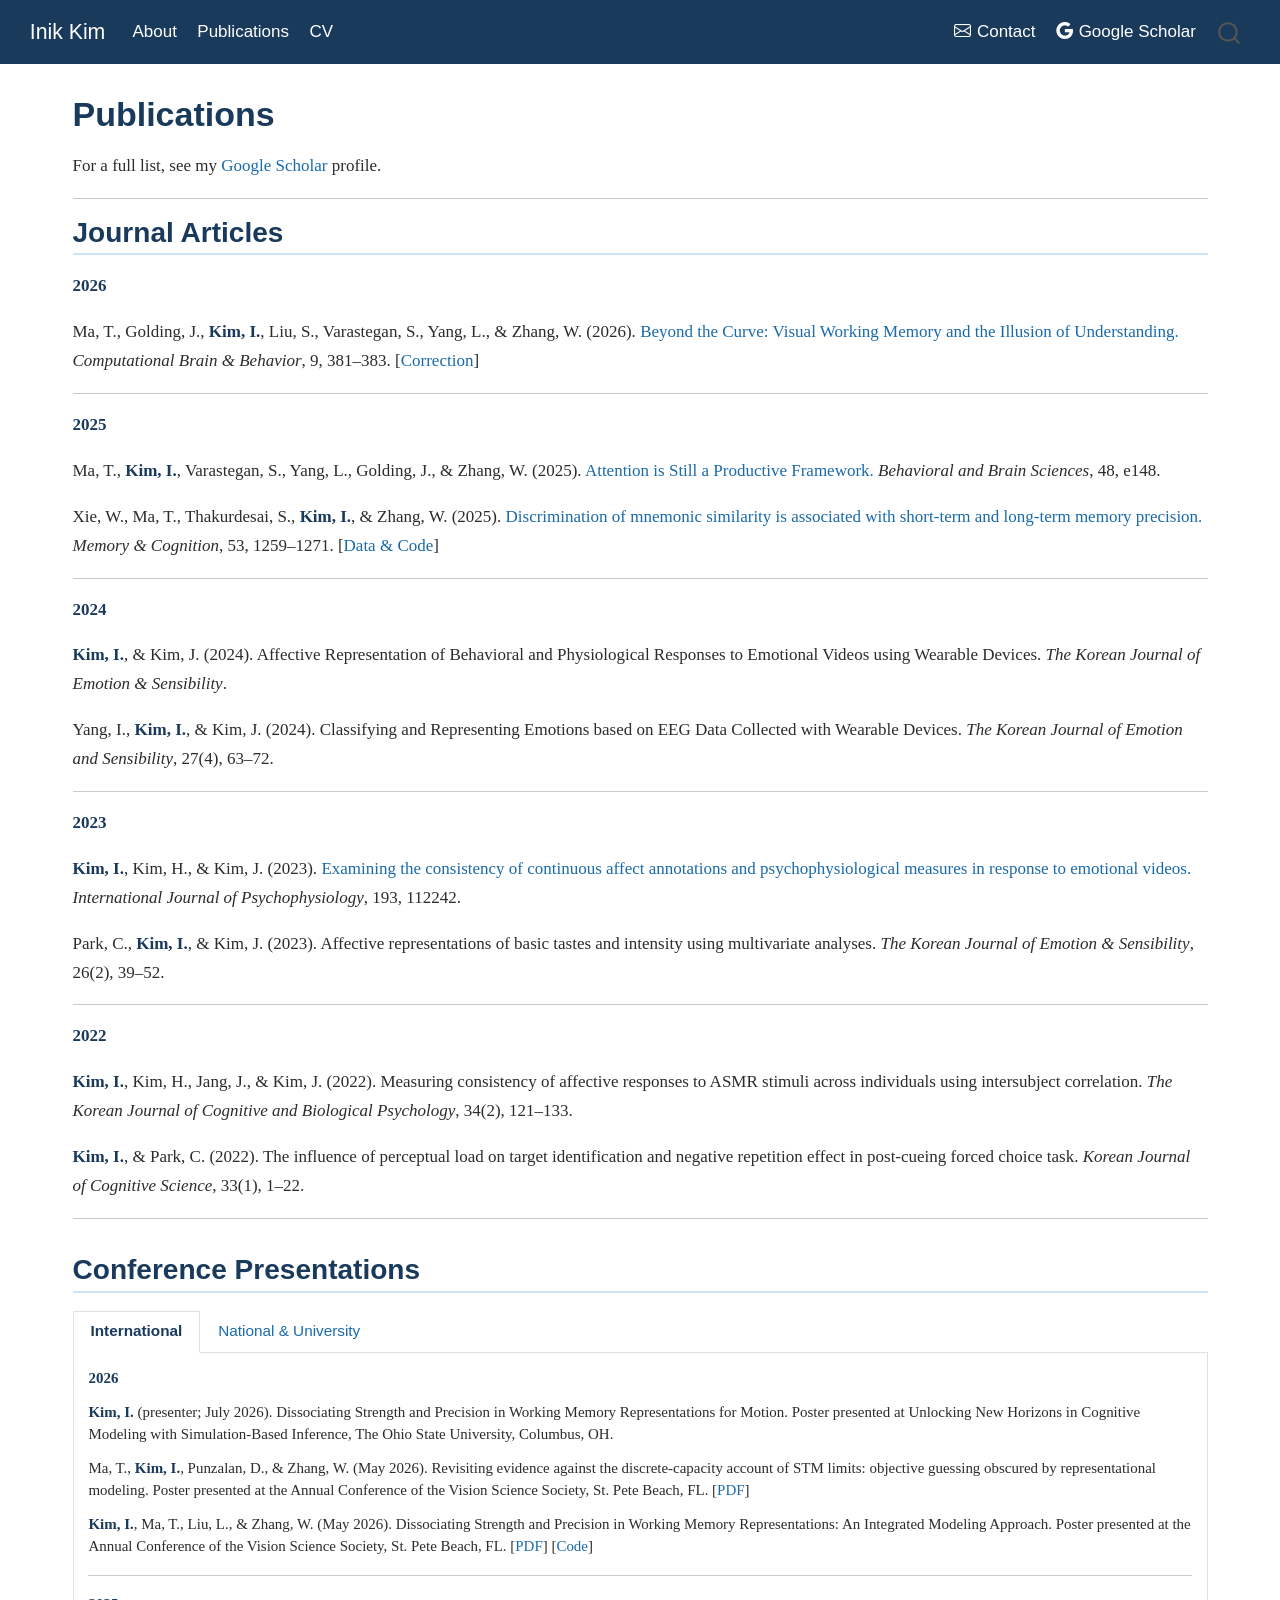
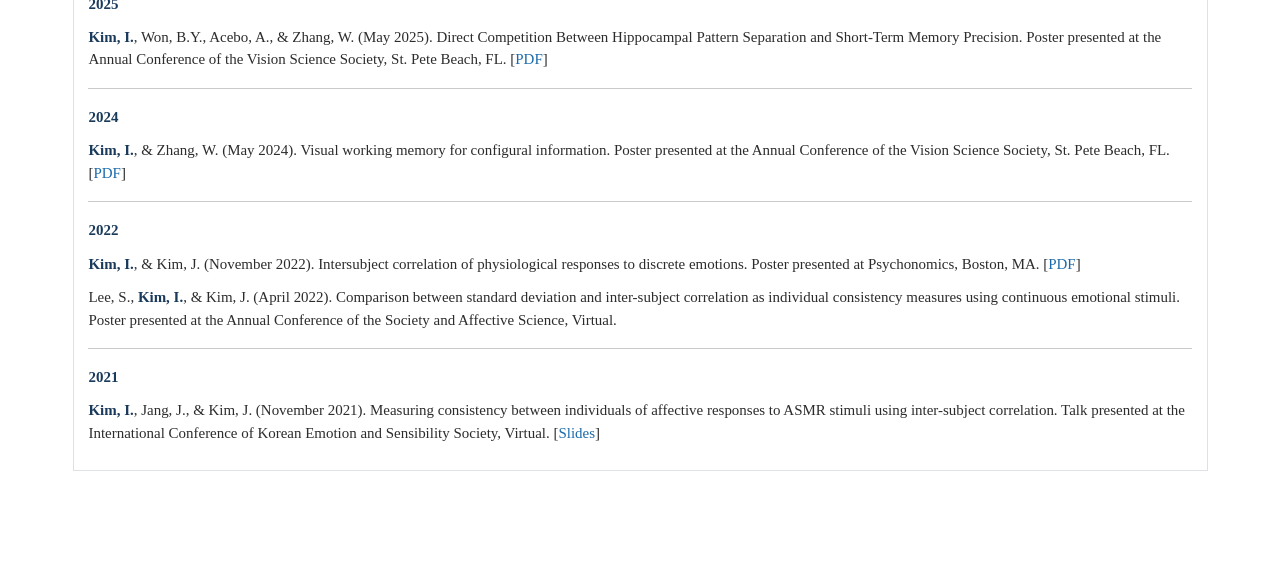
<file: publications.html>
<!DOCTYPE html>
<html xmlns="http://www.w3.org/1999/xhtml" lang="en" xml:lang="en"><head>

<meta charset="utf-8">
<meta name="generator" content="quarto-1.11.9">

<meta name="viewport" content="width=device-width, initial-scale=1.0, user-scalable=yes">


<title>Publications – Inik Kim</title>
<style>
/* Default styles provided by pandoc.
** See https://pandoc.org/MANUAL.html#variables-for-html for config info.
*/
span.smallcaps{font-variant: small-caps;}
div.columns{display: flex; gap: 1.5em;}
div.column{flex: auto;}
@media screen {
div.columns{gap: min(4vw, 1.5em);}
div.column{overflow-x: auto;}
}
div.hanging-indent{margin-left: 1.5em; text-indent: -1.5em;}
ul.task-list{list-style: none;}
ul.task-list li input[type="checkbox"] {
  width: 0.8em;
  margin: 0 0.8em 0.2em -1em; /* quarto-specific, see https://github.com/quarto-dev/quarto-cli/issues/4556 */ 
  vertical-align: middle;
}
</style>


<script src="site_libs/quarto-nav/quarto-nav.js"></script>
<script src="site_libs/quarto-nav/headroom.min.js"></script>
<script src="site_libs/clipboard/clipboard.min.js"></script>
<script src="site_libs/quarto-search/autocomplete.umd.js"></script>
<script src="site_libs/quarto-search/fuse.min.js"></script>
<script src="site_libs/quarto-search/quarto-search.js"></script>
<meta name="quarto:offset" content="./">
<script src="site_libs/quarto-html/quarto.js" type="module"></script>
<script src="site_libs/quarto-html/tabsets/tabsets.js" type="module"></script>
<script src="site_libs/quarto-html/scrollable-regions/scrollable-regions.js" type="module"></script>
<script src="site_libs/quarto-html/popper.min.js"></script>
<script src="site_libs/quarto-html/tippy.umd.min.js"></script>
<script src="site_libs/quarto-html/anchor.min.js"></script>
<link href="site_libs/quarto-html/tippy.css" rel="stylesheet">
<link href="site_libs/quarto-html/quarto-syntax-highlighting-63b5708e65d6cd79cd7618c58d0c21e7.css" rel="stylesheet" id="quarto-text-highlighting-styles">
<script src="site_libs/bootstrap/bootstrap.min.js"></script>
<link href="site_libs/bootstrap/bootstrap-icons.css" rel="stylesheet">
<link href="site_libs/bootstrap/bootstrap-f35a81a4717690815b2013502477d714.min.css" rel="stylesheet" append-hash="true" id="quarto-bootstrap" data-mode="light">
<script id="quarto-search-options" type="application/json">{
  "location": "navbar",
  "copy-button": false,
  "collapse-after": 3,
  "panel-placement": "end",
  "type": "overlay",
  "limit": 50,
  "keyboard-shortcut": [
    "f",
    "/",
    "s"
  ],
  "show-item-context": false,
  "language": {
    "search-no-results-text": "No results",
    "search-matching-documents-text": "matching documents",
    "search-copy-link-title": "Copy link to search",
    "search-hide-matches-text": "Hide additional matches",
    "search-more-match-text": "more match in this document",
    "search-more-matches-text": "more matches in this document",
    "search-clear-button-title": "Clear",
    "search-text-placeholder": "",
    "search-detached-cancel-button-title": "Cancel",
    "search-submit-button-title": "Submit",
    "search-label": "Search"
  }
}</script>


<link rel="stylesheet" href="styles.css">
<link rel="stylesheet" href="research.css">
</head>

<body class="nav-fixed quarto-light"><a id="quarto-skip-link" class="visually-hidden-focusable" href="#quarto-document-content">Skip to main content</a>

<div id="quarto-search-results"></div>
  <header id="quarto-header" class="headroom fixed-top">
    <nav class="navbar navbar-expand-lg " data-bs-theme="dark" aria-label="Site">
      <div class="navbar-container container-fluid">
      <div class="navbar-brand-container mx-auto">
    <a class="navbar-brand" href="./index.html">
    <span class="navbar-title">Inik Kim</span>
    </a>
  </div>
          <button class="navbar-toggler" type="button" data-bs-toggle="collapse" data-bs-target="#navbarCollapse" aria-controls="navbarCollapse" aria-expanded="false" aria-label="Toggle navigation" onclick="if (window.quartoToggleHeadroom) { window.quartoToggleHeadroom(); }">
  <span class="navbar-toggler-icon"></span>
</button>
          <div class="collapse navbar-collapse" id="navbarCollapse">
            <ul class="navbar-nav navbar-nav-scroll me-auto">
  <li class="nav-item">
    <a class="nav-link" href="./index.html"> 
<span class="menu-text">About</span></a>
  </li>  
  <li class="nav-item">
    <a class="nav-link active" href="./publications.html" aria-current="page"> 
<span class="menu-text">Publications</span></a>
  </li>  
  <li class="nav-item">
    <a class="nav-link" href="./cv.html"> 
<span class="menu-text">CV</span></a>
  </li>  
</ul>
            <ul class="navbar-nav navbar-nav-scroll ms-auto">
  <li class="nav-item">
    <a class="nav-link" href="mailto:ikim124@ucr.edu"> <i class="bi bi-envelope" role="img">
</i> 
<span class="menu-text">Contact</span></a>
  </li>  
  <li class="nav-item">
    <a class="nav-link" href="https://scholar.google.com/citations?user=Op0POqIAAAAJ&amp;hl=en&amp;oi=ao"> <i class="bi bi-google" role="img">
</i> 
<span class="menu-text">Google Scholar</span></a>
  </li>  
</ul>
          </div> <!-- /navcollapse -->
            <div class="quarto-navbar-tools">
</div>
            <div id="quarto-search" class="" title="Search"></div>
      </div> <!-- /container-fluid -->
    </nav>
</header>
<!-- content -->
<div id="quarto-content" class="quarto-container page-columns page-rows-contents page-layout-full page-navbar">
<!-- sidebar -->
<!-- margin-sidebar -->
    
<!-- main -->
<main class="content column-page" id="quarto-document-content" tabindex="-1">

<header id="title-block-header" class="quarto-title-block default">
<div class="quarto-title">
<h1 class="title">Publications</h1>
</div>



<div class="quarto-title-meta column-page">

    
  
    
  </div>
  


</header>


<p>For a full list, see my <a href="https://scholar.google.com/citations?user=Op0POqIAAAAJ&amp;hl=en">Google Scholar</a> profile.</p>
<hr>
<section id="journal-articles" class="level2">
<h2 class="anchored" data-anchor-id="journal-articles">Journal Articles</h2>
<p><strong>2026</strong></p>
<p>Ma, T., Golding, J., <strong>Kim, I.</strong>, Liu, S., Varastegan, S., Yang, L., &amp; Zhang, W. (2026). <a href="https://link.springer.com/article/10.1007/s42113-026-00320-9">Beyond the Curve: Visual Working Memory and the Illusion of Understanding.</a> <em>Computational Brain &amp; Behavior</em>, 9, 381–383. [<a href="https://link.springer.com/article/10.1007/s42113-026-00339-y">Correction</a>]</p>
<hr>
<p><strong>2025</strong></p>
<p>Ma, T., <strong>Kim, I.</strong>, Varastegan, S., Yang, L., Golding, J., &amp; Zhang, W. (2025). <a href="https://www.cambridge.org/core/journals/behavioral-and-brain-sciences/article/abs/attention-is-still-a-productive-framework/3B5B7035DF40617DA70C350E3DC925D6">Attention is Still a Productive Framework.</a> <em>Behavioral and Brain Sciences</em>, 48, e148.</p>
<p>Xie, W., Ma, T., Thakurdesai, S., <strong>Kim, I.</strong>, &amp; Zhang, W. (2025). <a href="https://link.springer.com/article/10.3758/s13421-024-01648-y">Discrimination of mnemonic similarity is associated with short-term and long-term memory precision.</a> <em>Memory &amp; Cognition</em>, 53, 1259–1271. [<a href="https://osf.io/p9v4a/">Data &amp; Code</a>]</p>
<hr>
<p><strong>2024</strong></p>
<p><strong>Kim, I.</strong>, &amp; Kim, J. (2024). Affective Representation of Behavioral and Physiological Responses to Emotional Videos using Wearable Devices. <em>The Korean Journal of Emotion &amp; Sensibility</em>.</p>
<p>Yang, I., <strong>Kim, I.</strong>, &amp; Kim, J. (2024). Classifying and Representing Emotions based on EEG Data Collected with Wearable Devices. <em>The Korean Journal of Emotion and Sensibility</em>, 27(4), 63–72.</p>
<hr>
<p><strong>2023</strong></p>
<p><strong>Kim, I.</strong>, Kim, H., &amp; Kim, J. (2023). <a href="https://www.sciencedirect.com/science/article/abs/pii/S016787602300507X">Examining the consistency of continuous affect annotations and psychophysiological measures in response to emotional videos.</a> <em>International Journal of Psychophysiology</em>, 193, 112242.</p>
<p>Park, C., <strong>Kim, I.</strong>, &amp; Kim, J. (2023). Affective representations of basic tastes and intensity using multivariate analyses. <em>The Korean Journal of Emotion &amp; Sensibility</em>, 26(2), 39–52.</p>
<hr>
<p><strong>2022</strong></p>
<p><strong>Kim, I.</strong>, Kim, H., Jang, J., &amp; Kim, J. (2022). Measuring consistency of affective responses to ASMR stimuli across individuals using intersubject correlation. <em>The Korean Journal of Cognitive and Biological Psychology</em>, 34(2), 121–133.</p>
<p><strong>Kim, I.</strong>, &amp; Park, C. (2022). The influence of perceptual load on target identification and negative repetition effect in post-cueing forced choice task. <em>Korean Journal of Cognitive Science</em>, 33(1), 1–22.</p>
<hr>
</section>
<section id="conference-presentations" class="level2">
<h2 class="anchored" data-anchor-id="conference-presentations">Conference Presentations</h2>
<div class="tabset-margin-container"></div><div class="panel-tabset">
<ul class="nav nav-tabs" role="tablist"><li class="nav-item" role="presentation"><a class="nav-link active" id="tabset-1-1-tab" data-bs-toggle="tab" data-bs-target="#tabset-1-1" role="tab" aria-controls="tabset-1-1" aria-selected="true" href="">International</a></li><li class="nav-item" role="presentation"><a class="nav-link" id="tabset-1-2-tab" data-bs-toggle="tab" data-bs-target="#tabset-1-2" role="tab" aria-controls="tabset-1-2" aria-selected="false" href="">National &amp; University</a></li></ul>
<div class="tab-content">
<div id="tabset-1-1" class="tab-pane active" role="tabpanel" aria-labelledby="tabset-1-1-tab">
<p><strong>2026</strong></p>
<p><strong>Kim, I.</strong> (presenter; July 2026). Dissociating Strength and Precision in Working Memory Representations for Motion. Poster presented at Unlocking New Horizons in Cognitive Modeling with Simulation-Based Inference, The Ohio State University, Columbus, OH.</p>
<p>Ma, T., <strong>Kim, I.</strong>, Punzalan, D., &amp; Zhang, W. (May 2026). Revisiting evidence against the discrete-capacity account of STM limits: objective guessing obscured by representational modeling. Poster presented at the Annual Conference of the Vision Science Society, St.&nbsp;Pete Beach, FL. [<a href="pdfs/VSS2026_Ma_DiscreteCapacity.pdf">PDF</a>]</p>
<p><strong>Kim, I.</strong>, Ma, T., Liu, L., &amp; Zhang, W. (May 2026). Dissociating Strength and Precision in Working Memory Representations: An Integrated Modeling Approach. Poster presented at the Annual Conference of the Vision Science Society, St.&nbsp;Pete Beach, FL. [<a href="pdfs/VSS2026_TCCk_RDM_v1.5.pdf">PDF</a>] [<a href="https://github.com/InikKim/tcck-rdm-vss26">Code</a>]</p>
<hr>
<p><strong>2025</strong></p>
<p><strong>Kim, I.</strong>, Won, B.Y., Acebo, A., &amp; Zhang, W. (May 2025). Direct Competition Between Hippocampal Pattern Separation and Short-Term Memory Precision. Poster presented at the Annual Conference of the Vision Science Society, St.&nbsp;Pete Beach, FL. [<a href="pdfs/VSS2025_Precision_MST_56w_v5.1.pdf">PDF</a>]</p>
<hr>
<p><strong>2024</strong></p>
<p><strong>Kim, I.</strong>, &amp; Zhang, W. (May 2024). Visual working memory for configural information. Poster presented at the Annual Conference of the Vision Science Society, St.&nbsp;Pete Beach, FL. [<a href="pdfs/VSS2024_Inik_v4.pdf">PDF</a>]</p>
<hr>
<p><strong>2022</strong></p>
<p><strong>Kim, I.</strong>, &amp; Kim, J. (November 2022). Intersubject correlation of physiological responses to discrete emotions. Poster presented at Psychonomics, Boston, MA. [<a href="pdfs/Psychonomics_poster_INIKKIM.pdf">PDF</a>]</p>
<p>Lee, S., <strong>Kim, I.</strong>, &amp; Kim, J. (April 2022). Comparison between standard deviation and inter-subject correlation as individual consistency measures using continuous emotional stimuli. Poster presented at the Annual Conference of the Society and Affective Science, Virtual.</p>
<hr>
<p><strong>2021</strong></p>
<p><strong>Kim, I.</strong>, Jang, J., &amp; Kim, J. (November 2021). Measuring consistency between individuals of affective responses to ASMR stimuli using inter-subject correlation. Talk presented at the International Conference of Korean Emotion and Sensibility Society, Virtual. [<a href="pdfs/ASMR_ISC_Pres1025_02.pdf">Slides</a>]</p>
</div>
<div id="tabset-1-2" class="tab-pane" role="tabpanel" aria-labelledby="tabset-1-2-tab">
<p><strong>2026</strong></p>
<p>De Silva, R., Ospina, S., Jatana, S., Nguyen, K., Punzalan, D., Chang, M., Yang, V., Vemulpally, S., <strong>Kim, I.</strong>, &amp; Zhang, W. (May 2026). Competition Between Working Memory Precision and Hippocampal Pattern Separation. Poster presented at R’PSYC 2026 (8th Annual Undergraduate Psychology Research Conference, presented by Psi Chi), University of California, Riverside. [<a href="pdfs/RPYSC2026.pdf">PDF</a>]</p>
<p>Nguyen, K., Punzalan, D., Chang, M., De Silva, R., Ospina, S., Jatana, S., Attaluri, S., <strong>Kim, I.</strong>, &amp; Zhang, W. (May 2026). The Dissociation between Capacity and Precision in Visual Working Memory for Motion. Poster presented at the Psychology Undergraduate Research Conference (PURC), University of California, Los Angeles. [<a href="pdfs/UCLA2026_RDM_v1.3.pdf">PDF</a>]</p>
<p>Nguyen, K., Chang, M., Punzalan, D., De Silva, R., Ospina, S., Yang, V., Vemulpally, S., <strong>Kim, I.</strong>, &amp; Zhang, W. (April 2026). Competition Between Working Memory Precision and Hippocampal Pattern Separation. Poster presented at the Undergraduate Research &amp; Creative Activities Symposium, University of California, Riverside. [<a href="pdfs/UGR_Poster_2026_V1.pdf">PDF</a>]</p>
<hr>
<p><strong>2025</strong></p>
<p>Yang, V., Nguyen, K., De Silva, R., Acebo, A., <strong>Kim, I.</strong>, &amp; Zhang, W. (May 2025). The Effect of Working Memory Loads on Lure Discrimination in Long-Term Memory. Poster presented at R’PSYC 2025, University of California, Riverside. [<a href="pdfs/RPSYC2025_WMLoads_LureDiscrimination.pdf">PDF</a>]</p>
<p>Acebo, A., Yang, V., De Silva, R., Nguyen, K., <strong>Kim, I.</strong>, &amp; Zhang, W. (May 2025). Direct Competition between Working Memory Precision and Hippocampal Pattern Separation. Poster presented at the Psychology Undergraduate Research Conference (PURC), University of California, Los Angeles. [<a href="pdfs/UCLA2025_PatternSeparation_v5.pdf">PDF</a>]</p>
<hr>
<p><strong>2021</strong></p>
<p>Lee, B., Gho, H., Cho, E., <strong>Kim, I.</strong>, Kim, H., &amp; Kim, J. (August 2021). Effects of pleasant and unpleasant ASMR on working memory. Poster at the Annual Meeting of Korean General Psychology Society, Virtual.</p>
<p>Choi, Y., Choi, S., Lee, B., <strong>Kim, I.</strong>, &amp; Kim, J. (August 2021). The effect of olfactory stimulation on emotional stability and working memory. Poster at the Annual Meeting of Korean General Psychology Society, Virtual.</p>
<p>Gho, H., Choi, E., Kim, H., Jang, J., <strong>Kim, I.</strong>, &amp; Kim, J. (August 2021). The differences in emotional experience by modality of ASMR. Poster at the Annual Meeting of Korean General Psychology Society, Virtual.</p>
<p><strong>Kim, I.</strong>, Ji, S., &amp; Park, C. (August 2021). The effect of auditory ASMR stimuli on the performance in the emotional Stroop task. Poster at the Annual Meeting of Korean General Psychology Society, Virtual.</p>
<hr>
<p><strong>2020</strong></p>
<p><strong>Kim, I.</strong>, &amp; Park, C. (August 2020). The influence on negative repetition effect of perceptual load. Poster at the Annual Meeting of Korean Cognitive and Biological Psychology Society, Virtual.</p>
</div>
</div>
</div>


</section>

</main> <!-- /main -->
<script id="quarto-html-after-body" type="application/javascript">
  window.document.addEventListener("DOMContentLoaded", function (event) {
    const icon = "";
    const anchorJS = new window.AnchorJS();
    anchorJS.options = {
      placement: 'right',
      icon: icon
    };
    anchorJS.add('.anchored');
    const isCodeAnnotation = (el) => {
      for (const clz of el.classList) {
        if (clz.startsWith('code-annotation-')) {                     
          return true;
        }
      }
      return false;
    }
    const onCopySuccess = function(e) {
      // button target
      const button = e.trigger;
      // don't keep focus
      button.blur();
      // flash "checked"
      button.classList.add('code-copy-button-checked');
      var currentTitle = button.getAttribute("title");
      button.setAttribute("title", "Copied!");
      let tooltip;
      if (window.bootstrap) {
        button.setAttribute("data-bs-toggle", "tooltip");
        button.setAttribute("data-bs-placement", "left");
        button.setAttribute("data-bs-title", "Copied!");
        tooltip = new bootstrap.Tooltip(button, 
          { trigger: "manual", 
            customClass: "code-copy-button-tooltip",
            offset: [0, -8]});
        tooltip.show();    
      }
      setTimeout(function() {
        if (tooltip) {
          tooltip.hide();
          button.removeAttribute("data-bs-title");
          button.removeAttribute("data-bs-toggle");
          button.removeAttribute("data-bs-placement");
        }
        button.setAttribute("title", currentTitle);
        button.classList.remove('code-copy-button-checked');
      }, 1000);
      // clear code selection
      e.clearSelection();
    }
    const getTextToCopy = function(trigger) {
      const outerScaffold = trigger.parentElement.cloneNode(true);
      const codeEl = outerScaffold.querySelector('code');
      for (const childEl of codeEl.children) {
        if (isCodeAnnotation(childEl)) {
          childEl.remove();
        }
      }
      return codeEl.innerText;
    }
    const clipboard = new window.ClipboardJS('.code-copy-button:not([data-in-quarto-modal])', {
      text: getTextToCopy
    });
    clipboard.on('success', onCopySuccess);
    if (window.document.getElementById('quarto-embedded-source-code-modal')) {
      const clipboardModal = new window.ClipboardJS('.code-copy-button[data-in-quarto-modal]', {
        text: getTextToCopy,
        container: window.document.getElementById('quarto-embedded-source-code-modal')
      });
      clipboardModal.on('success', onCopySuccess);
    }
      var localhostRegex = new RegExp(/^(?:http|https):\/\/localhost\:?[0-9]*\//);
      var mailtoRegex = new RegExp(/^mailto:/);
        var filterRegex = new RegExp("https:\/\/InikKim\.github\.io\/ikim124\.github\.io\/");
      var isInternal = (href) => {
          return filterRegex.test(href) || localhostRegex.test(href) || mailtoRegex.test(href);
      }
      // Inspect non-navigation links and adorn them if external
      window.quartoDecorateExternalLinks = function (root) {
     var links = (root || window.document).querySelectorAll('a[href]:not(.nav-link):not(.navbar-brand):not(.toc-action):not(.sidebar-link):not(.sidebar-item-toggle):not(.pagination-link):not(.no-external):not([aria-hidden]):not(.dropdown-item):not(.quarto-navigation-tool):not(.about-link)');
      for (var i=0; i<links.length; i++) {
        const link = links[i];
        if (!isInternal(link.href)) {
          // undo the damage that might have been done by quarto-nav.js in the case of
          // links that we want to consider external
          if (link.dataset.originalHref !== undefined) {
            link.href = link.dataset.originalHref;
          }
          if (!link.classList.contains('no-external-icon')) {
          }
        }
      }
      };
      window.quartoDecorateExternalLinks(window.document);
    // Esc closes the popup (WCAG 1.4.13) and focus leaving both trigger and
    // popup closes it (WCAG 2.4.11); tippy handles neither for interactive popups.
    const hideOnEscAndFocusOut = {
      name: 'hideOnEscAndFocusOut',
      defaultValue: true,
      fn(instance) {
        const dismiss = () => {
          // A show scheduled by the trigger delay would otherwise reopen it
          instance.clearDelayTimeouts();
          instance.hide();
        };
        const onKeyDown = (event) => {
          if (event.key !== 'Escape') {
            return;
          }
          // Keep Esc from also reaching page handlers (e.g. reveal.js overview),
          // except an open reveal.js slide menu, which Esc should close too.
          // The menu handles keys only when its keyboard option is on.
          const menuHandlesEsc = window.Reveal?.getPlugin?.('menu')?.isOpen() &&
            window.Reveal.getConfig().menu?.keyboard !== false;
          if (!menuHandlesEsc) {
            event.stopPropagation();
          }
          if (instance.popper.contains(window.document.activeElement)) {
            // Disabled while refocusing so the focus trigger does not reopen it
            instance.disable();
            instance.reference.focus();
            instance.enable();
          }
          dismiss();
        };
        const onFocusOut = (event) => {
          const target = event.relatedTarget;
          if (target && !instance.reference.contains(target) &&
              !instance.popper.contains(target)) {
            dismiss();
          }
        };
        // On the trigger too: a click trigger (code-annotations: select) has no
        // blur handling. Attached for the instance's lifetime so leaving the
        // trigger also cancels a show still pending on the trigger delay.
        instance.reference.addEventListener('focusout', onFocusOut);
        return {
          onShow() {
            window.document.addEventListener('keydown', onKeyDown, true);
            instance.popper.addEventListener('focusout', onFocusOut);
          },
          onHide() {
            window.document.removeEventListener('keydown', onKeyDown, true);
            instance.popper.removeEventListener('focusout', onFocusOut);
          },
          onDestroy() {
            instance.reference.removeEventListener('focusout', onFocusOut);
          },
        };
      },
    };
    function tippyHover(el, contentFn, onTriggerFn, onUntriggerFn) {
      const config = {
        allowHTML: true,
        maxWidth: 500,
        delay: 100,
        arrow: false,
        appendTo: function(el) {
            return el.parentElement;
        },
        interactive: true,
        interactiveBorder: 10,
        theme: 'quarto',
        placement: 'bottom-start',
        plugins: [hideOnEscAndFocusOut],
      };
      if (contentFn) {
        config.content = contentFn;
      }
      if (onTriggerFn) {
        config.onTrigger = onTriggerFn;
      }
      if (onUntriggerFn) {
        config.onUntrigger = onUntriggerFn;
      }
      window.tippy(el, config); 
    }
    const noterefs = window.document.querySelectorAll('a[role="doc-noteref"]');
    for (var i=0; i<noterefs.length; i++) {
      const ref = noterefs[i];
      tippyHover(ref, function() {
        // use id or data attribute instead here
        let href = ref.getAttribute('data-footnote-href') || ref.getAttribute('href');
        try { href = new URL(href).hash; } catch {}
        const id = href.replace(/^#\/?/, "");
        const note = window.document.getElementById(id);
        if (note) {
          return note.innerHTML;
        } else {
          return "";
        }
      });
    }
    const xrefs = window.document.querySelectorAll('a.quarto-xref');
    const processXRef = (id, note) => {
      // Strip column container classes
      const stripColumnClz = (el) => {
        el.classList.remove("page-full", "page-columns");
        if (el.children) {
          for (const child of el.children) {
            stripColumnClz(child);
          }
        }
      }
      stripColumnClz(note)
      if (id === null || id.startsWith('sec-')) {
        // Special case sections, only their first couple elements
        const container = document.createElement("div");
        if (note.children && note.children.length > 2) {
          container.appendChild(note.children[0].cloneNode(true));
          for (let i = 1; i < note.children.length; i++) {
            const child = note.children[i];
            if (child.tagName === "P" && child.innerText === "") {
              continue;
            } else {
              container.appendChild(child.cloneNode(true));
              break;
            }
          }
          if (window.Quarto?.typesetMath) {
            window.Quarto.typesetMath(container);
          }
          return container.innerHTML
        } else {
          if (window.Quarto?.typesetMath) {
            window.Quarto.typesetMath(note);
          }
          return note.innerHTML;
        }
      } else {
        // Remove any anchor links if they are present
        const anchorLink = note.querySelector('a.anchorjs-link');
        if (anchorLink) {
          anchorLink.remove();
        }
        if (window.Quarto?.typesetMath) {
          window.Quarto.typesetMath(note);
        }
        if (note.classList.contains("callout")) {
          return note.outerHTML;
        } else {
          return note.innerHTML;
        }
      }
    }
    for (var i=0; i<xrefs.length; i++) {
      const xref = xrefs[i];
      tippyHover(xref, undefined, function(instance) {
        instance.disable();
        let url = xref.getAttribute('href');
        let hash = undefined; 
        if (url.startsWith('#')) {
          hash = url;
        } else {
          try { hash = new URL(url).hash; } catch {}
        }
        if (hash) {
          const id = hash.replace(/^#\/?/, "");
          const note = window.document.getElementById(id);
          if (note !== null) {
            try {
              const html = processXRef(id, note.cloneNode(true));
              instance.setContent(html);
            } finally {
              instance.enable();
              instance.show();
            }
          } else {
            // See if we can fetch this
            fetch(url.split('#')[0])
            .then(res => res.text())
            .then(html => {
              const parser = new DOMParser();
              const htmlDoc = parser.parseFromString(html, "text/html");
              const note = htmlDoc.getElementById(id);
              if (note !== null) {
                const html = processXRef(id, note);
                instance.setContent(html);
              } 
            }).finally(() => {
              instance.enable();
              instance.show();
            });
          }
        } else {
          // See if we can fetch a full url (with no hash to target)
          // This is a special case and we should probably do some content thinning / targeting
          fetch(url)
          .then(res => res.text())
          .then(html => {
            const parser = new DOMParser();
            const htmlDoc = parser.parseFromString(html, "text/html");
            const note = htmlDoc.querySelector('main.content');
            if (note !== null) {
              // This should only happen for chapter cross references
              // (since there is no id in the URL)
              // remove the first header
              if (note.children.length > 0 && note.children[0].tagName === "HEADER") {
                note.children[0].remove();
              }
              const html = processXRef(null, note);
              instance.setContent(html);
            } 
          }).finally(() => {
            instance.enable();
            instance.show();
          });
        }
      }, function(instance) {
      });
    }
        let selectedAnnoteEl;
        const selectorForAnnotation = ( cell, annotation) => {
          let cellAttr = 'data-code-cell="' + cell + '"';
          let lineAttr = 'data-code-annotation="' +  annotation + '"';
          const selector = 'span[' + cellAttr + '][' + lineAttr + ']';
          return selector;
        }
        const selectCodeLines = (annoteEl) => {
          const doc = window.document;
          const targetCell = annoteEl.getAttribute("data-target-cell");
          const targetAnnotation = annoteEl.getAttribute("data-target-annotation");
          const annoteSpan = window.document.querySelector(selectorForAnnotation(targetCell, targetAnnotation));
          const lines = annoteSpan.getAttribute("data-code-lines").split(",");
          const lineIds = lines.map((line) => {
            return targetCell + "-" + line;
          })
          // Each band is positioned against its own containing block, which is
          // not the offsetParent of the lines, so place it from client rects.
          const placeBand = (band, firstEl, lastEl, codeBlock) => {
            const container = band.offsetParent;
            if (container === null) {
              return;
            }
            const containerRect = container.getBoundingClientRect();
            // Reveal.js scales slides with a transform, so convert client
            // pixels back to the CSS pixels of the container.
            const scale = containerRect.height / container.offsetHeight || 1;
            const firstRect = firstEl.getBoundingClientRect();
            const lastRect = lastEl.getBoundingClientRect();
            const top = (firstRect.top - containerRect.top) / scale - container.clientTop + container.scrollTop;
            const height = (lastRect.bottom - firstRect.top) / scale;
            band.style.top = top - 2 + "px";
            band.style.height = height + 4 + "px";
            if (codeBlock) {
              // Without the copy button wrapper, the containing block is wider
              // than the code block, so span the code block explicitly.
              const blockRect = codeBlock.getBoundingClientRect();
              band.style.left = (blockRect.left - containerRect.left) / scale - container.clientLeft + container.scrollLeft + "px";
              band.style.width = blockRect.width / scale + "px";
            }
          };
          if (lineIds.length > 0) {
            const el = window.document.getElementById(lineIds[0]);
            const lastEl = window.document.getElementById(lineIds[lineIds.length - 1]);
            const parent = el.parentElement.parentElement;
            // cook up a div (if necessary) and position it
            let div = window.document.getElementById("code-annotation-line-highlight");
            if (div === null) {
              div = window.document.createElement("div");
              div.setAttribute("id", "code-annotation-line-highlight");
              div.style.position = 'absolute';
              parent.appendChild(div);
            }
            placeBand(div, el, lastEl, parent.closest("div.sourceCode") || parent);
            let gutterDiv = window.document.getElementById("code-annotation-line-highlight-gutter");
            if (gutterDiv === null) {
              gutterDiv = window.document.createElement("div");
              gutterDiv.setAttribute("id", "code-annotation-line-highlight-gutter");
              gutterDiv.style.position = 'absolute';
              const codeCell = window.document.getElementById(targetCell);
              const gutter = codeCell.querySelector('.code-annotation-gutter');
              gutter.appendChild(gutterDiv);
            }
            placeBand(gutterDiv, el, lastEl);
            selectedAnnoteEl = annoteEl;
          }
        };
        const unselectCodeLines = () => {
          const elementsIds = ["code-annotation-line-highlight", "code-annotation-line-highlight-gutter"];
          elementsIds.forEach((elId) => {
            const div = window.document.getElementById(elId);
            if (div) {
              div.remove();
            }
          });
          selectedAnnoteEl = undefined;
        };
          // Handle positioning of the toggle
      window.addEventListener(
        "resize",
        throttle(() => {
          elRect = undefined;
          if (selectedAnnoteEl) {
            selectCodeLines(selectedAnnoteEl);
          }
        }, 10)
      );
      function throttle(fn, ms) {
      let throttle = false;
      let timer;
        return (...args) => {
          if(!throttle) { // first call gets through
              fn.apply(this, args);
              throttle = true;
          } else { // all the others get throttled
              if(timer) clearTimeout(timer); // cancel #2
              timer = setTimeout(() => {
                fn.apply(this, args);
                timer = throttle = false;
              }, ms);
          }
        };
      }
        // Attach click handler to the DT
        const annoteDls = window.document.querySelectorAll('dt[data-target-cell]');
        for (const annoteDlNode of annoteDls) {
          annoteDlNode.addEventListener('click', (event) => {
            const clickedEl = event.target;
            if (clickedEl !== selectedAnnoteEl) {
              unselectCodeLines();
              const activeEl = window.document.querySelector('dt[data-target-cell].code-annotation-active');
              if (activeEl) {
                activeEl.classList.remove('code-annotation-active');
              }
              selectCodeLines(clickedEl);
              clickedEl.classList.add('code-annotation-active');
            } else {
              // Unselect the line
              unselectCodeLines();
              clickedEl.classList.remove('code-annotation-active');
            }
          });
        }
    const findCites = (el) => {
      const parentEl = el.parentElement;
      if (parentEl) {
        const cites = parentEl.dataset.cites;
        if (cites) {
          return {
            el,
            cites: cites.split(' ')
          };
        } else {
          return findCites(el.parentElement)
        }
      } else {
        return undefined;
      }
    };
    var bibliorefs = window.document.querySelectorAll('a[role="doc-biblioref"]');
    for (var i=0; i<bibliorefs.length; i++) {
      const ref = bibliorefs[i];
      const citeInfo = findCites(ref);
      if (citeInfo) {
        tippyHover(citeInfo.el, function() {
          var popup = window.document.createElement('div');
          citeInfo.cites.forEach(function(cite) {
            var citeDiv = window.document.createElement('div');
            citeDiv.classList.add('hanging-indent');
            citeDiv.classList.add('csl-entry');
            var biblioDiv = window.document.getElementById('ref-' + cite);
            if (biblioDiv) {
              citeDiv.innerHTML = biblioDiv.innerHTML;
            }
            popup.appendChild(citeDiv);
          });
          return popup.innerHTML;
        });
      }
    }
  });
  </script>
  <script type="application/javascript">
  window.quartoScrollableRegionsLabels = {"code":"Scrollable code","output":"Scrollable output"};
  </script>
</div> <!-- /content -->




</body></html>
</file>
<file: site_libs/quarto-html/tippy.css>
.tippy-box[data-animation=fade][data-state=hidden]{opacity:0}[data-tippy-root]{max-width:calc(100vw - 10px)}.tippy-box{position:relative;background-color:#333;color:#fff;border-radius:4px;font-size:14px;line-height:1.4;white-space:normal;outline:0;transition-property:transform,visibility,opacity}.tippy-box[data-placement^=top]>.tippy-arrow{bottom:0}.tippy-box[data-placement^=top]>.tippy-arrow:before{bottom:-7px;left:0;border-width:8px 8px 0;border-top-color:initial;transform-origin:center top}.tippy-box[data-placement^=bottom]>.tippy-arrow{top:0}.tippy-box[data-placement^=bottom]>.tippy-arrow:before{top:-7px;left:0;border-width:0 8px 8px;border-bottom-color:initial;transform-origin:center bottom}.tippy-box[data-placement^=left]>.tippy-arrow{right:0}.tippy-box[data-placement^=left]>.tippy-arrow:before{border-width:8px 0 8px 8px;border-left-color:initial;right:-7px;transform-origin:center left}.tippy-box[data-placement^=right]>.tippy-arrow{left:0}.tippy-box[data-placement^=right]>.tippy-arrow:before{left:-7px;border-width:8px 8px 8px 0;border-right-color:initial;transform-origin:center right}.tippy-box[data-inertia][data-state=visible]{transition-timing-function:cubic-bezier(.54,1.5,.38,1.11)}.tippy-arrow{width:16px;height:16px;color:#333}.tippy-arrow:before{content:"";position:absolute;border-color:transparent;border-style:solid}.tippy-content{position:relative;padding:5px 9px;z-index:1}
</file>
<file: site_libs/quarto-html/quarto-syntax-highlighting-63b5708e65d6cd79cd7618c58d0c21e7.css>
/* quarto syntax highlight colors */
:root {
  --quarto-hl-ot-color: #003B4F;
  --quarto-hl-at-color: #657422;
  --quarto-hl-ss-color: #20794D;
  --quarto-hl-an-color: #5E5E5E;
  --quarto-hl-fu-color: #4758AB;
  --quarto-hl-st-color: #20794D;
  --quarto-hl-cf-color: #003B4F;
  --quarto-hl-op-color: #5E5E5E;
  --quarto-hl-er-color: #AD0000;
  --quarto-hl-bn-color: #AD0000;
  --quarto-hl-al-color: #AD0000;
  --quarto-hl-va-color: #111111;
  --quarto-hl-bu-color: inherit;
  --quarto-hl-ex-color: inherit;
  --quarto-hl-pp-color: #AD0000;
  --quarto-hl-in-color: #5E5E5E;
  --quarto-hl-vs-color: #20794D;
  --quarto-hl-wa-color: #5E5E5E;
  --quarto-hl-do-color: #5E5E5E;
  --quarto-hl-im-color: #00769E;
  --quarto-hl-ch-color: #20794D;
  --quarto-hl-dt-color: #AD0000;
  --quarto-hl-fl-color: #AD0000;
  --quarto-hl-co-color: #5E5E5E;
  --quarto-hl-cv-color: #5E5E5E;
  --quarto-hl-cn-color: #8f5902;
  --quarto-hl-sc-color: #5E5E5E;
  --quarto-hl-dv-color: #AD0000;
  --quarto-hl-kw-color: #003B4F;
}

/* other quarto variables */
:root {
  --quarto-font-monospace: SFMono-Regular, Menlo, Monaco, Consolas, "Liberation Mono", "Courier New", monospace;
}

/* syntax highlight based on Pandoc's rules */
pre > code.sourceCode > span {
  color: #003B4F;
}

code.sourceCode > span {
  color: #003B4F;
}

div.sourceCode,
div.sourceCode pre.sourceCode {
  color: #003B4F;
}

/* Normal */
code span {
  color: #003B4F;
}

/* Alert */
code span.al {
  color: #AD0000;
  font-style: inherit;
}

/* Annotation */
code span.an {
  color: #5E5E5E;
  font-style: inherit;
}

/* Attribute */
code span.at {
  color: #657422;
  font-style: inherit;
}

/* BaseN */
code span.bn {
  color: #AD0000;
  font-style: inherit;
}

/* BuiltIn */
code span.bu {
  font-style: inherit;
}

/* ControlFlow */
code span.cf {
  color: #003B4F;
  font-weight: bold;
  font-style: inherit;
}

/* Char */
code span.ch {
  color: #20794D;
  font-style: inherit;
}

/* Constant */
code span.cn {
  color: #8f5902;
  font-style: inherit;
}

/* Comment */
code span.co {
  color: #5E5E5E;
  font-style: inherit;
}

/* CommentVar */
code span.cv {
  color: #5E5E5E;
  font-style: italic;
}

/* Documentation */
code span.do {
  color: #5E5E5E;
  font-style: italic;
}

/* DataType */
code span.dt {
  color: #AD0000;
  font-style: inherit;
}

/* DecVal */
code span.dv {
  color: #AD0000;
  font-style: inherit;
}

/* Error */
code span.er {
  color: #AD0000;
  font-style: inherit;
}

/* Extension */
code span.ex {
  font-style: inherit;
}

/* Float */
code span.fl {
  color: #AD0000;
  font-style: inherit;
}

/* Function */
code span.fu {
  color: #4758AB;
  font-style: inherit;
}

/* Import */
code span.im {
  color: #00769E;
  font-style: inherit;
}

/* Information */
code span.in {
  color: #5E5E5E;
  font-style: inherit;
}

/* Keyword */
code span.kw {
  color: #003B4F;
  font-weight: bold;
  font-style: inherit;
}

/* Operator */
code span.op {
  color: #5E5E5E;
  font-style: inherit;
}

/* Other */
code span.ot {
  color: #003B4F;
  font-style: inherit;
}

/* Preprocessor */
code span.pp {
  color: #AD0000;
  font-style: inherit;
}

/* SpecialChar */
code span.sc {
  color: #5E5E5E;
  font-style: inherit;
}

/* SpecialString */
code span.ss {
  color: #20794D;
  font-style: inherit;
}

/* String */
code span.st {
  color: #20794D;
  font-style: inherit;
}

/* Variable */
code span.va {
  color: #111111;
  font-style: inherit;
}

/* VerbatimString */
code span.vs {
  color: #20794D;
  font-style: inherit;
}

/* Warning */
code span.wa {
  color: #5E5E5E;
  font-style: italic;
}

.prevent-inlining {
  content: "</";
}

/*# sourceMappingURL=054cc16b9e9817627be6994582d2ffb5.css.map */
</file>
<file: styles.css>
/* ── General ── */
body {
  font-family: 'Georgia', serif;
  color: #2c2c2c;
  line-height: 1.7;
}

/* ── Navbar ── */
.navbar {
  background-color: #1a3a5c !important;
}

.navbar-brand,
.navbar .nav-link {
  color: #ffffff !important;
  font-family: 'Helvetica Neue', sans-serif;
}

.navbar .nav-link:hover {
  color: #aad4f5 !important;
}

/* ── Tabsets (e.g., International / National & University) ── */
.nav-tabs .nav-link,
.panel-tabset .nav-tabs .nav-link,
.panel-tabset [role="tab"],
ul.panel-tabset-tabby a {
  color: #1a6aab !important;
  font-family: 'Helvetica Neue', sans-serif;
}

.nav-tabs .nav-link:hover,
.panel-tabset .nav-tabs .nav-link:hover,
.panel-tabset [role="tab"]:hover,
ul.panel-tabset-tabby a:hover {
  color: #1a3a5c !important;
}

.nav-tabs .nav-link.active,
.panel-tabset .nav-tabs .nav-link.active,
.panel-tabset [role="tab"][aria-selected="true"],
ul.panel-tabset-tabby a.active {
  color: #1a3a5c !important;
  font-weight: 600;
}

/* ── About / index page ── */
#quarto-content .about-entity .about-links a {
  background-color: #1a3a5c;
  color: white;
  border-radius: 6px;
  padding: 6px 14px;
  font-size: 0.9em;
  text-decoration: none;
  transition: background-color 0.2s;
}

#quarto-content .about-entity .about-links a:hover {
  background-color: #2a5c8a;
}

/* ── Headings ── */
h1, h2, h3 {
  font-family: 'Helvetica Neue', sans-serif;
  color: #1a3a5c;
}

h2 {
  border-bottom: 2px solid #d0e4f4;
  padding-bottom: 4px;
  margin-top: 2rem;
}

/* ── Links ── */
a {
  color: #1a6aab;
  text-decoration: none;
}

a:hover {
  text-decoration: underline;
  color: #1a3a5c;
}

/* ── Publications ── */
/* Keep conference entries secondary to journal articles on Publications and CV. */
#conference-presentations {
  font-size: 0.88rem;
  line-height: 1.5;
}

#conference-presentations p {
  margin-bottom: 0.65rem;
}

#conference-presentations h3 {
  font-size: 1.15rem;
}

#conference-presentations .nav-link {
  font-size: 0.9rem;
}

p strong {
  color: #1a3a5c;
}

/* year labels */
.publications-year {
  font-family: 'Helvetica Neue', sans-serif;
  font-size: 0.95em;
  font-weight: 700;
  color: #1a3a5c;
  letter-spacing: 0.03em;
  margin-top: 1.2rem;
  margin-bottom: 0.2rem;
}

/* ── Publication figure layout ── */
.pub-figures-row {
  display: flex;
  flex-direction: row;
  gap: 0.5rem;
  justify-content: center;
  align-items: flex-start;
  margin: 0.75rem auto 0.3rem auto;
  max-width: 360px;
}

.pub-figures-row img {
  flex: 1 1 0;
  min-width: 0;
  max-width: 175px;
  height: auto;
  border-radius: 5px;
  border: 1px solid #d0e4f4;
  background-color: #f5f9fd;
  display: block;
  transition: box-shadow 0.2s, transform 0.2s;
}

.pub-figures-row img:only-child {
  max-width: 360px;
  flex: none;
  width: 100%;
}

.pub-figures-row img:hover {
  box-shadow: 0 4px 14px rgba(26, 58, 92, 0.15);
  transform: translateY(-1px);
}

.pub-fig-caption {
  font-size: 0.74em;
  color: #777;
  text-align: center;
  font-style: italic;
  margin: 0.1rem auto 1.2rem auto;
  max-width: 360px;
  line-height: 1.4;
}

/* ── CV table ── */
table {
  width: 100%;
  border-collapse: collapse;
  margin-top: 1rem;
}

th {
  background-color: #1a3a5c;
  color: white;
  padding: 8px 12px;
  text-align: left;
}

td {
  padding: 8px 12px;
  border-bottom: 1px solid #e0e0e0;
}

tr:nth-child(even) td {
  background-color: #f5f9fd;
}

/* ── Footer ── */
.nav-footer {
  background-color: #f0f4f8;
  color: #666;
  font-size: 0.85em;
  text-align: center;
  padding: 12px;
}
</file>
<file: research.css>
/* About page: profile details on the left, biography and work on the right. */
.profile-layout {
  display: grid;
  grid-template-columns: minmax(250px, 0.85fr) minmax(0, 1.65fr);
  gap: 2.5rem;
  margin-top: 2rem;
}

.profile-sidebar,
.profile-main {
  min-width: 0;
}

.profile-sidebar .about-entity {
  text-align: center;
}

.profile-sidebar .profile-image {
  display: block;
  width: 200px;
  height: 200px;
  margin: 0 auto 1.5rem;
  object-fit: cover;
  border-radius: 50%;
}

.profile-sidebar .about-links p {
  display: flex;
  justify-content: center;
  flex-wrap: wrap;
  gap: 0.5rem;
}

.profile-sidebar .about-links a {
  font-family: 'Helvetica Neue', sans-serif;
  font-size: 0.85rem;
}

.profile-sidebar h2 {
  font-size: 1.35rem;
}

.profile-sidebar ul {
  padding-left: 1.2rem;
}

.profile-main {
  border-left: 1px solid #d0e4f4;
  padding-left: 2rem;
}

.profile-main > section:first-child > h2 {
  margin-top: 0;
}

@media (max-width: 767px) {
  .profile-layout {
    grid-template-columns: minmax(0, 1fr);
    gap: 1.5rem;
  }

  /* Read the introduction immediately after the photo on phones. */
  .profile-sidebar,
  .profile-main {
    display: contents;
  }

  .profile-sidebar > .about-entity {
    grid-row: 1;
  }

  .profile-main > section:first-child {
    grid-row: 2;
  }

  .profile-sidebar > #research-interests {
    grid-row: 3;
  }

  .profile-sidebar > #education {
    grid-row: 4;
  }

  .profile-main > #representative-work {
    grid-row: 5;
  }
}

/* Original poster figures on the About page. */
.representative-work .research-project {
  margin: 1.5rem 0 2rem;
  padding: 1.25rem;
  border: 1px solid #d0e4f4;
  border-radius: 8px;
  background: #fff;
}

.representative-work h3 {
  margin-top: 0;
}

.representative-work figure {
  margin: 1.25rem 0;
}

.representative-work .research-figure {
  display: block;
  width: 100%;
  height: auto;
}

.representative-work figcaption {
  color: #515b65;
  font-size: 0.875rem;
  line-height: 1.5;
  text-align: left;
}

@media (max-width: 600px) {
  .representative-work .research-project {
    padding: 0.875rem;
  }
}
</file>
